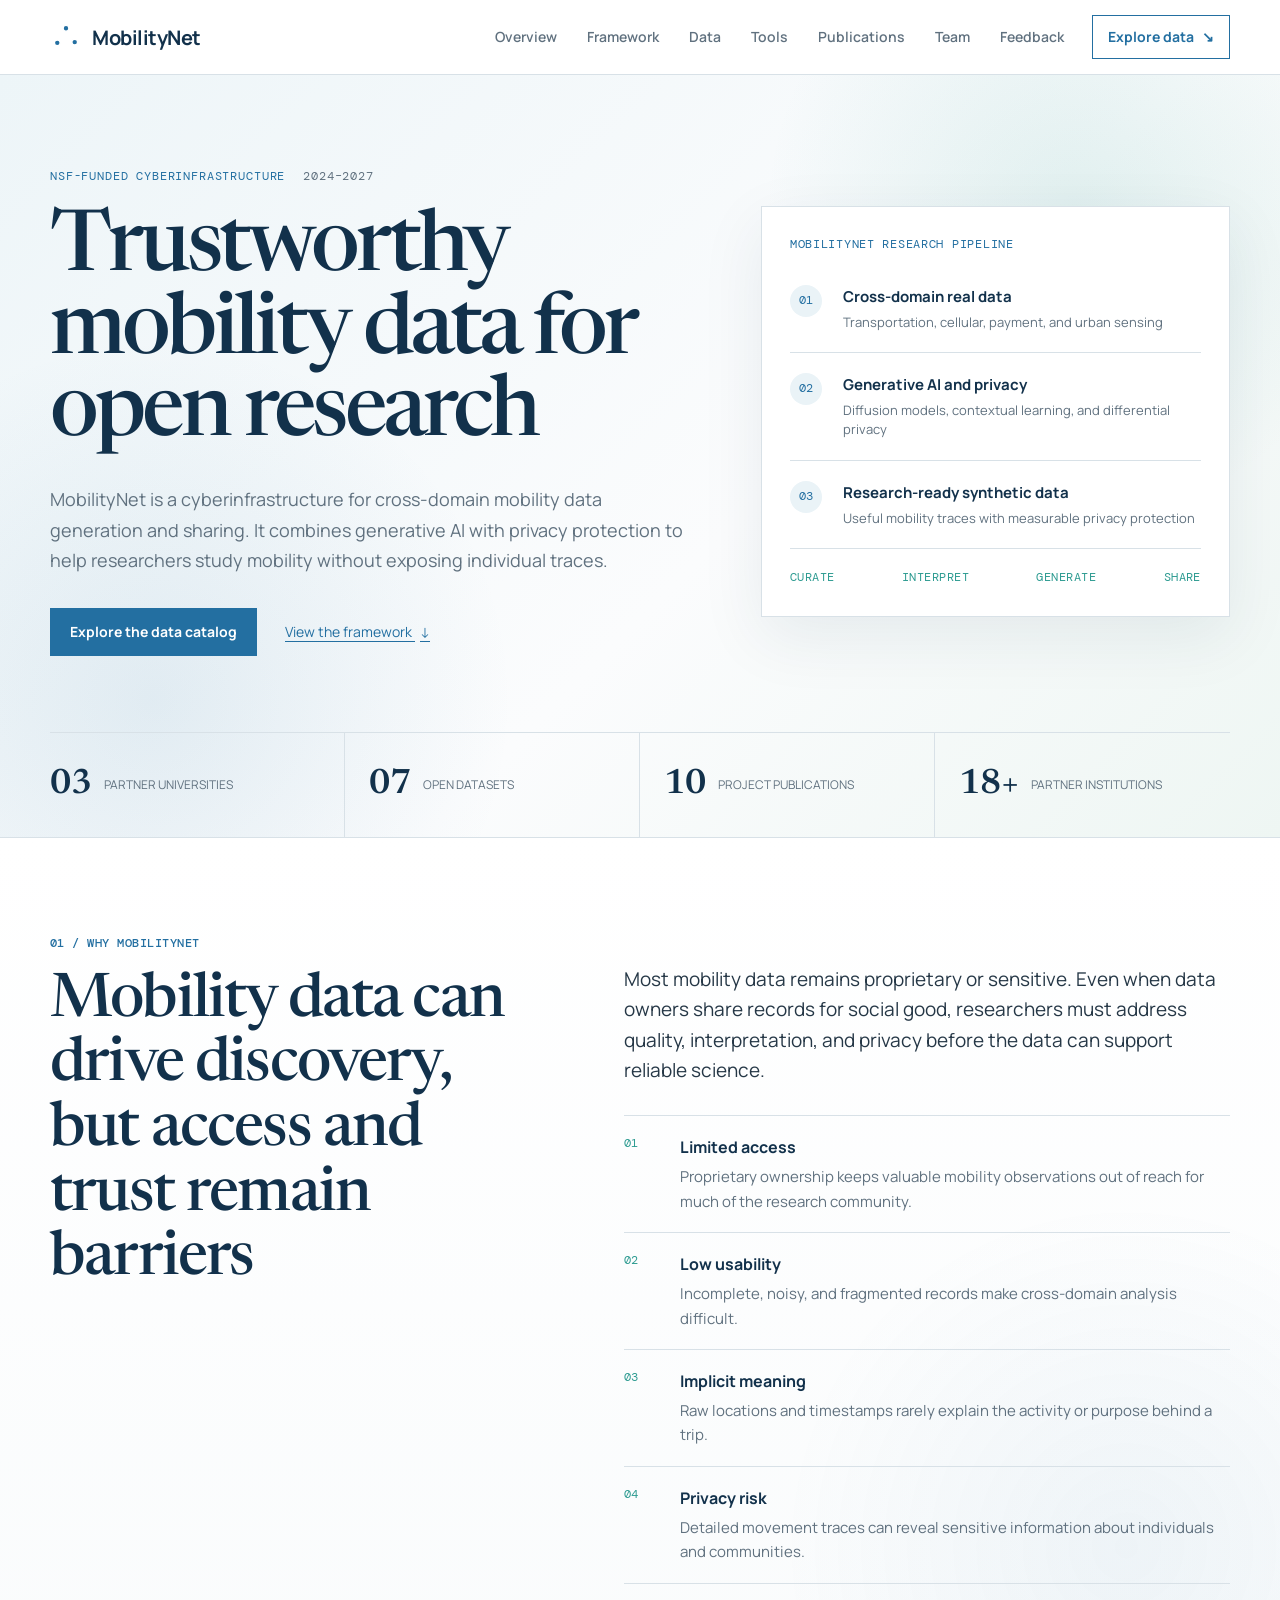
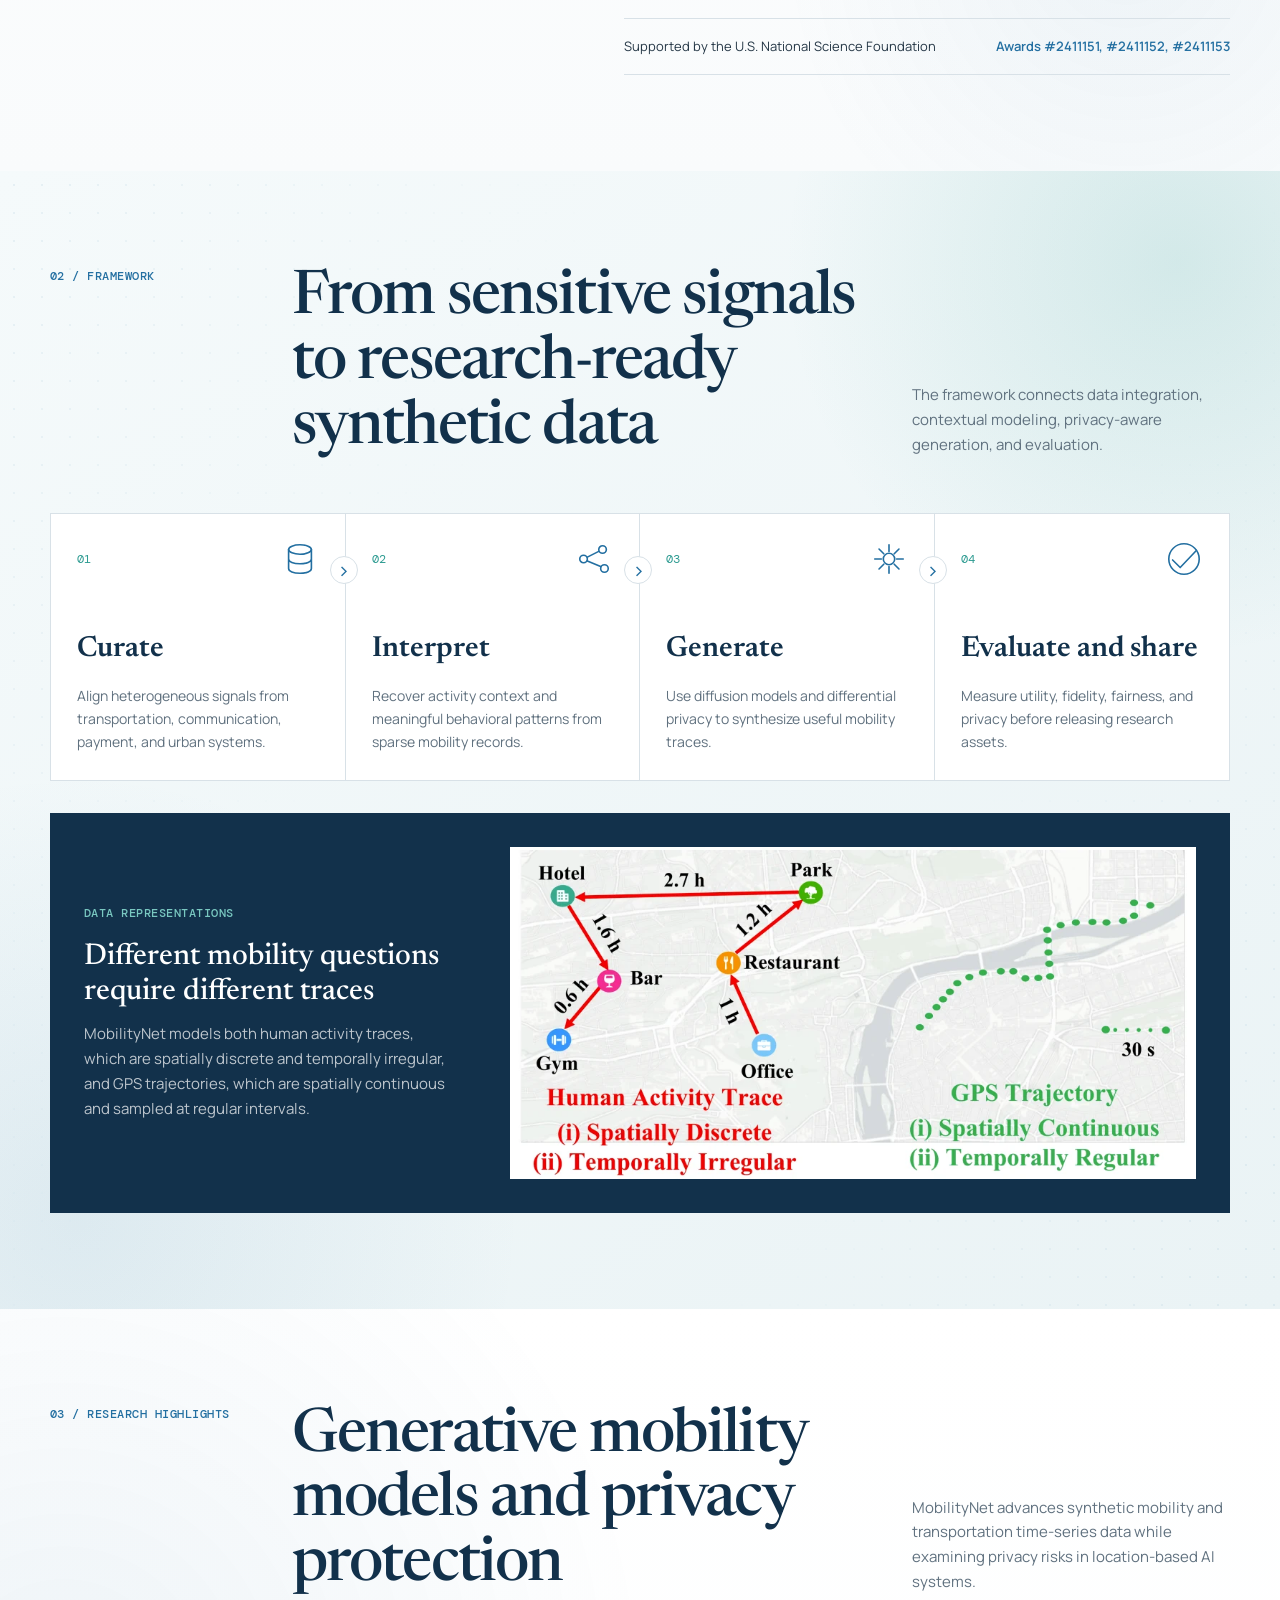
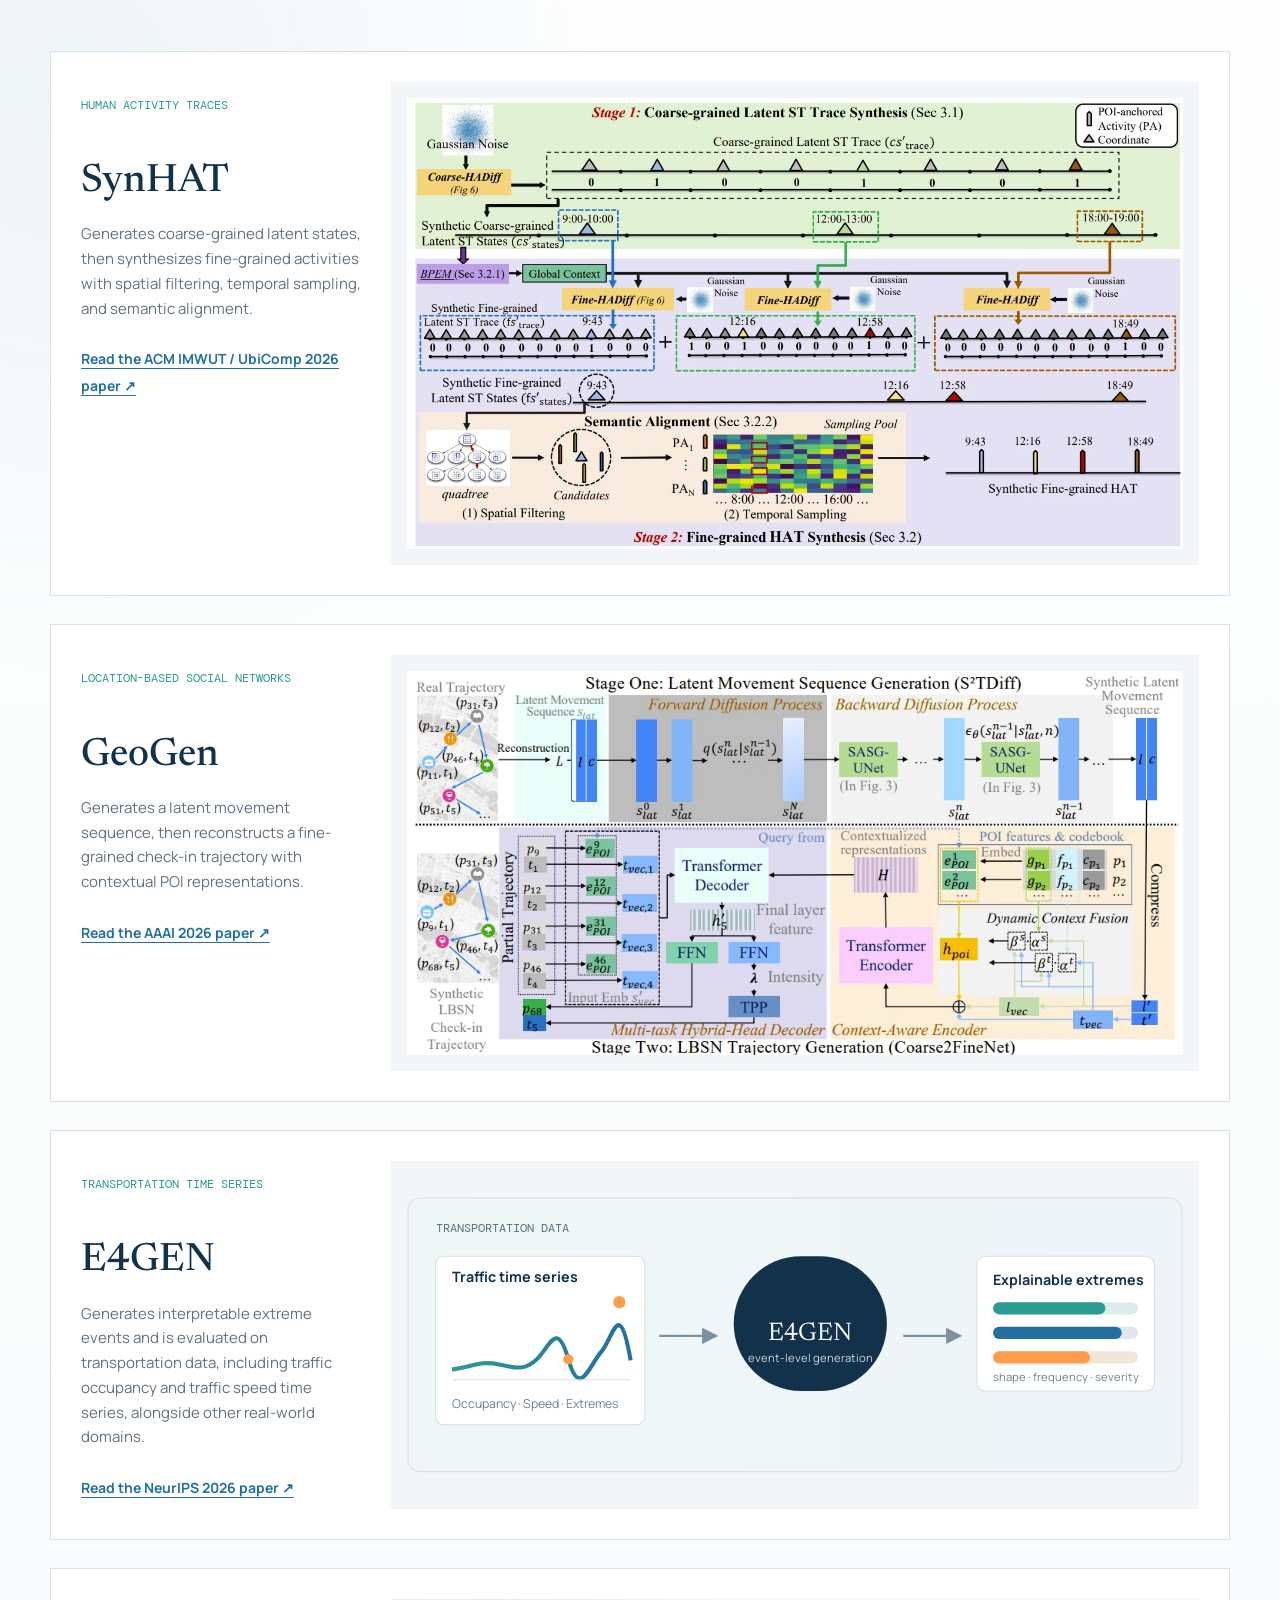
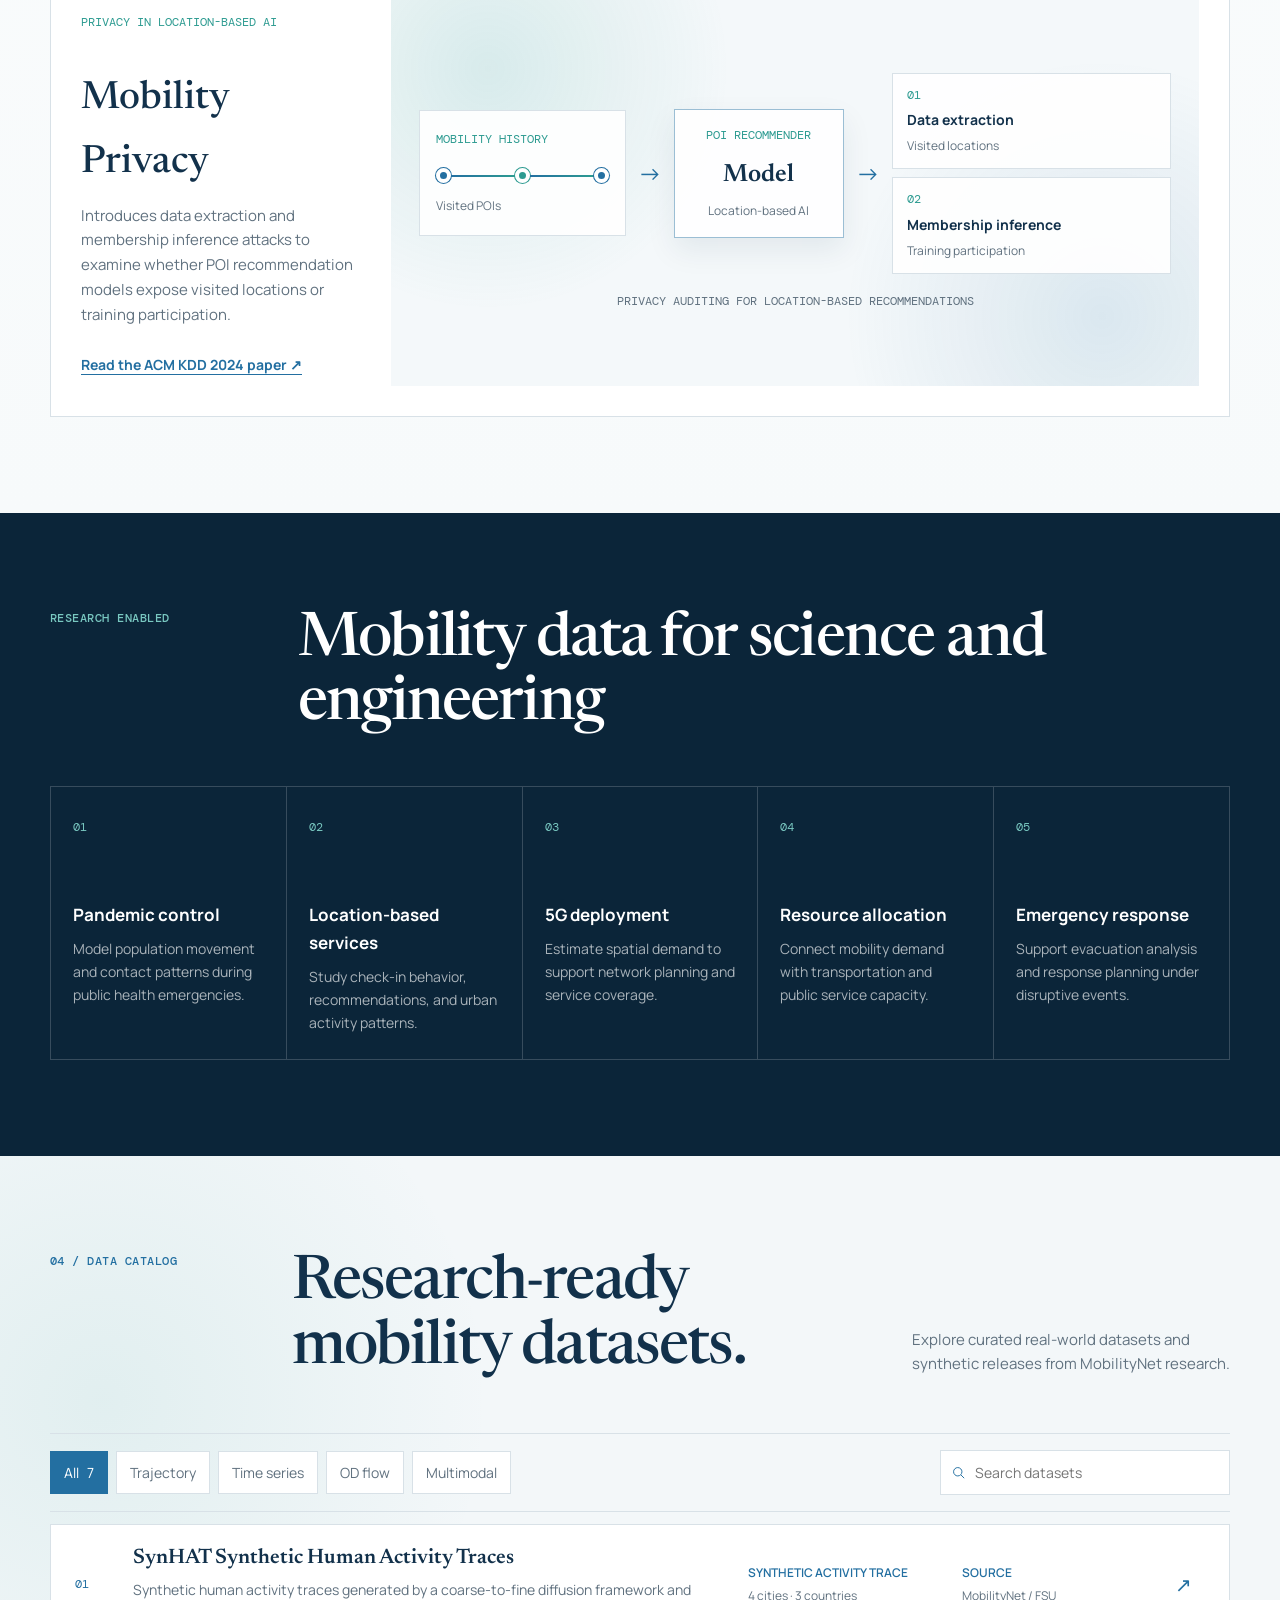
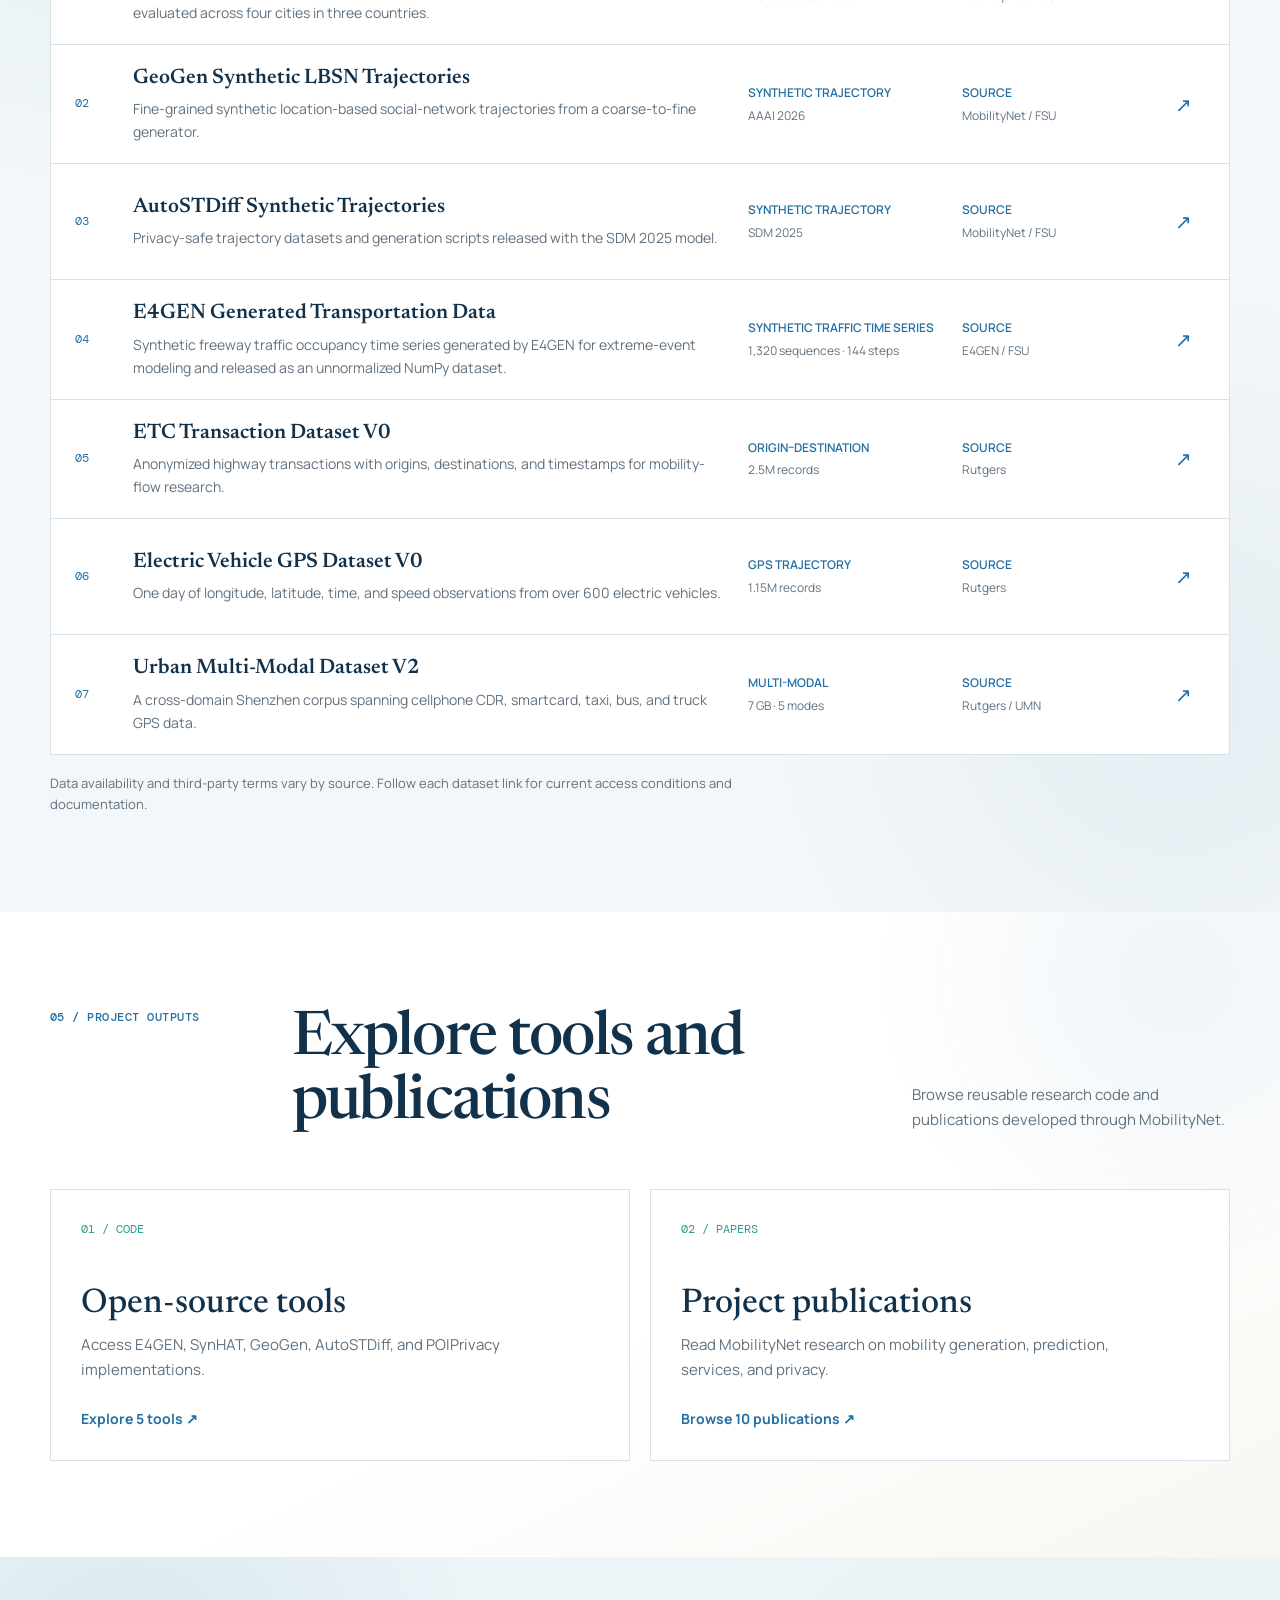
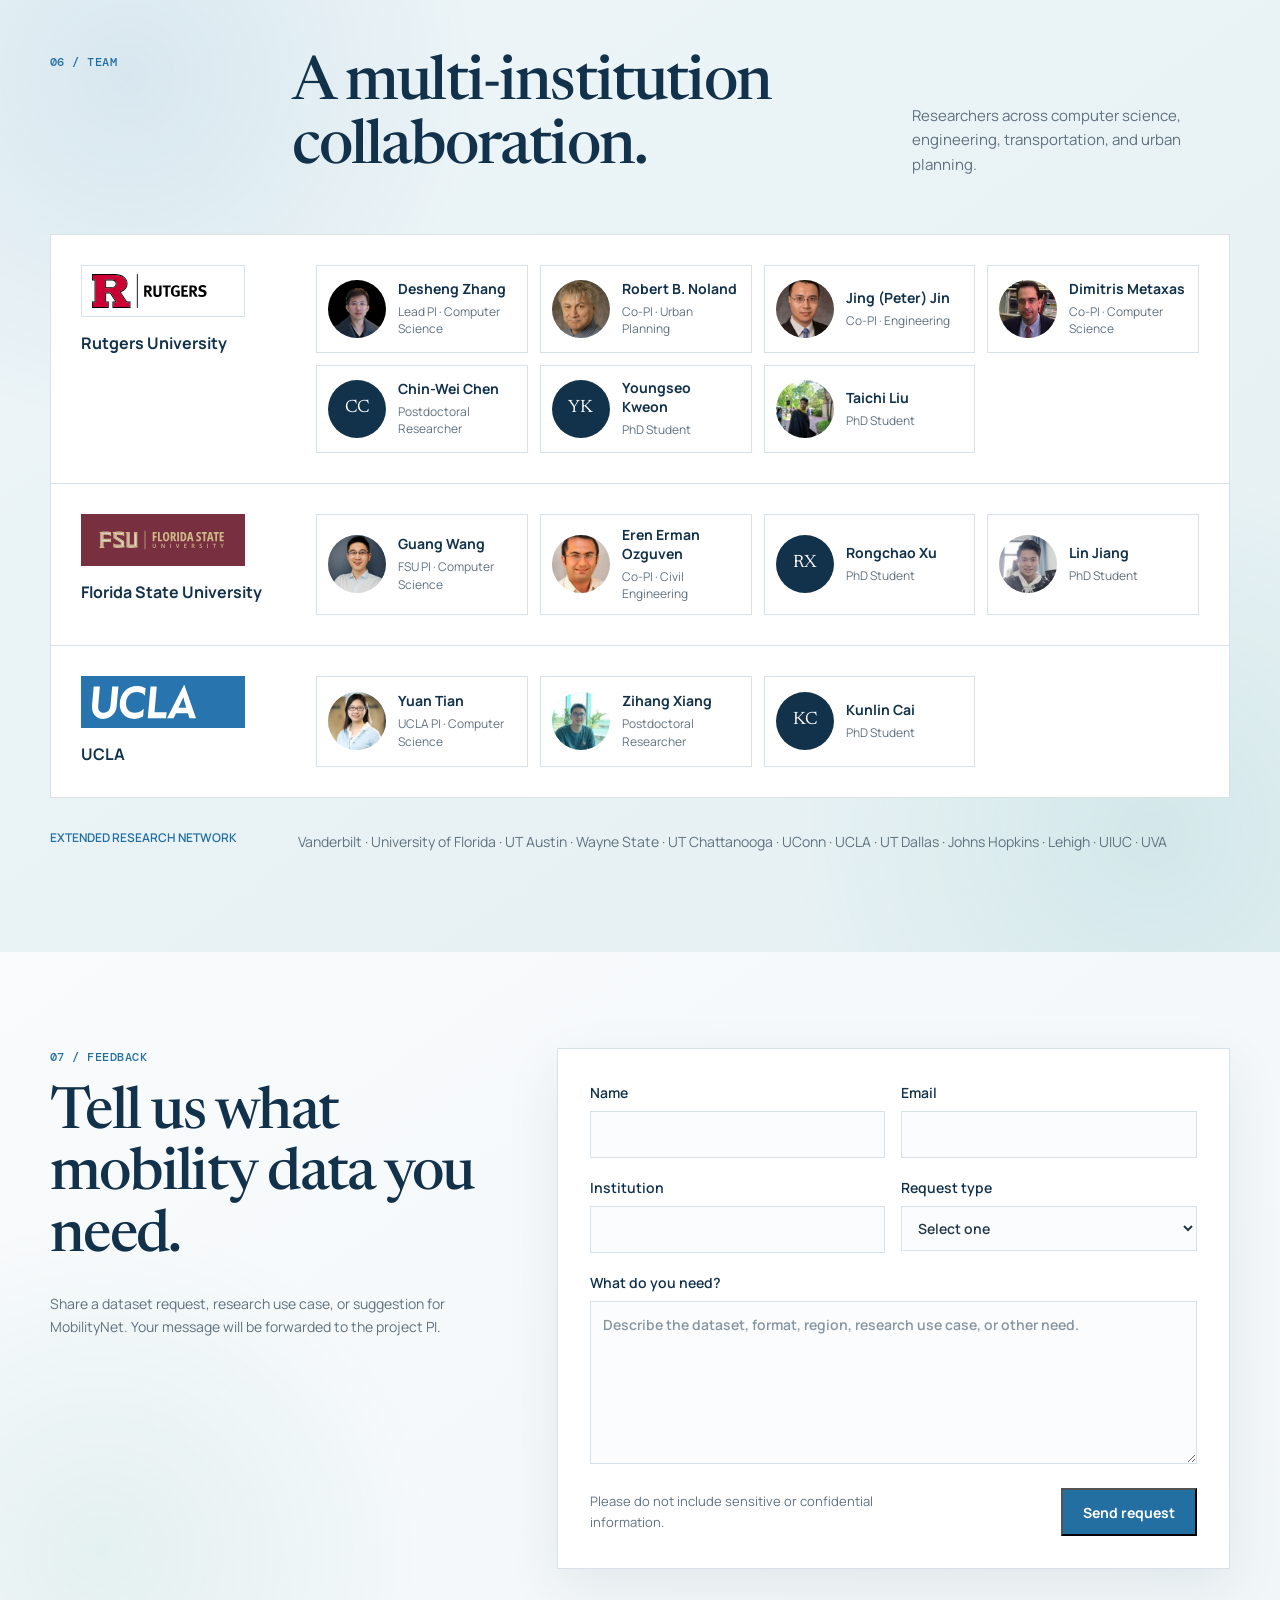
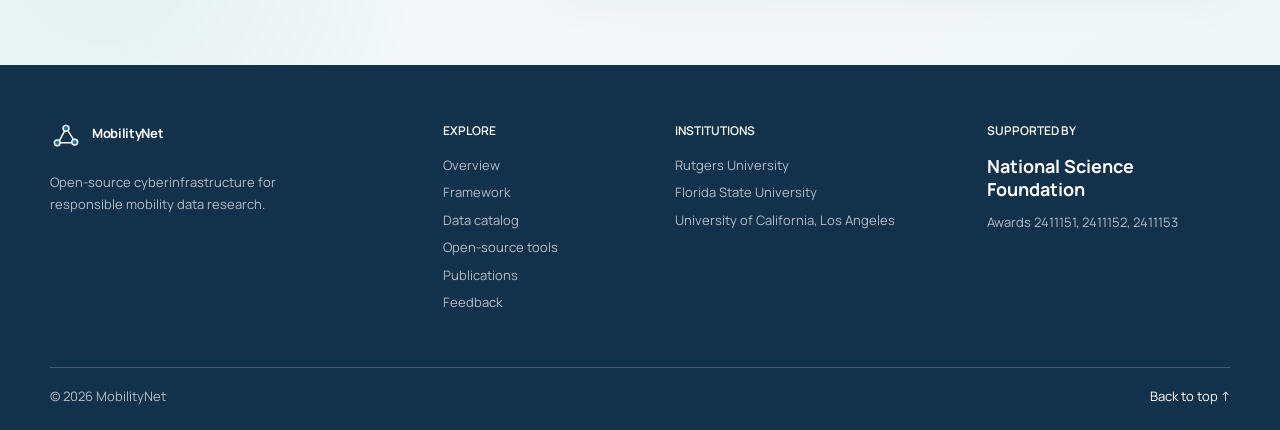
<file: index.html>
<!doctype html>
<html lang="en">
<head>
  <meta charset="utf-8">
  <meta name="viewport" content="width=device-width, initial-scale=1">
  <meta name="description" content="MobilityNet is an NSF-funded open cyberinfrastructure for privacy-preserving, socially informed mobility data.">
  <meta name="theme-color" content="#12314b">
  <title>MobilityNet | NSF Cyberinfrastructure for Mobility Data</title>
  <link rel="preconnect" href="https://fonts.googleapis.com">
  <link rel="preconnect" href="https://fonts.gstatic.com" crossorigin>
  <link href="https://fonts.googleapis.com/css2?family=DM+Mono:wght@400;500&family=Manrope:wght@400;500;600;700&family=Newsreader:opsz,wght@6..72,500;6..72,600&display=swap" rel="stylesheet">
  <link rel="icon" type="image/svg+xml" href="data:image/svg+xml,%3Csvg xmlns='http://www.w3.org/2000/svg' viewBox='0 0 64 64'%3E%3Crect width='64' height='64' rx='14' fill='%23092b38'/%3E%3Ccircle cx='18' cy='42' r='6' fill='%23ffb45c'/%3E%3Ccircle cx='33' cy='18' r='6' fill='%237dd9d0'/%3E%3Ccircle cx='48' cy='40' r='6' fill='%23f9f5ed'/%3E%3Cpath d='M22 38 30 23M37 22l8 13M24 42h18' fill='none' stroke='%23f9f5ed' stroke-width='3'/%3E%3C/svg%3E">
  <link rel="stylesheet" href="styles.css?v=12">
  <script src="script.js?v=9" defer></script>
</head>
<body>
  <a class="skip-link" href="#main">Skip to content</a>

  <header class="site-header" id="top">
    <nav class="nav shell" aria-label="Primary navigation">
      <a class="brand" href="#top" aria-label="MobilityNet home">
        <svg class="brand-mark" viewBox="0 0 44 44" aria-hidden="true">
          <circle cx="10" cy="30" r="4"></circle><circle cx="22" cy="10" r="4"></circle><circle cx="34" cy="29" r="4"></circle>
          <path d="m13 27 7-13m5 0 7 11M14 30h16"></path>
        </svg>
        <span>MobilityNet</span>
      </a>
      <button class="menu-button" type="button" aria-expanded="false" aria-controls="nav-links"><span></span><span></span></button>
      <div class="nav-links" id="nav-links">
        <a href="#overview">Overview</a>
        <a href="#framework">Framework</a>
        <a href="#data">Data</a>
        <a href="tools.html">Tools</a>
        <a href="publications.html">Publications</a>
        <a href="#team">Team</a>
        <a href="#feedback">Feedback</a>
      </div>
      <a class="nav-cta" href="#data">Explore data <span aria-hidden="true">↘</span></a>
    </nav>
  </header>

  <main id="main">
    <section class="hero" id="overview">
      <div class="shell hero-grid">
        <div class="hero-copy reveal">
          <p class="eyebrow"><span>NSF-funded cyberinfrastructure</span><span>2024–2027</span></p>
          <h1>Trustworthy mobility data for open research</h1>
          <p class="hero-lead">MobilityNet is a cyberinfrastructure for cross-domain mobility data generation and sharing. It combines generative AI with privacy protection to help researchers study mobility without exposing individual traces.</p>
          <div class="hero-actions">
            <a class="button button-primary" href="#data">Explore the data catalog</a>
            <a class="text-link" href="#framework">View the framework <span aria-hidden="true">↓</span></a>
          </div>
        </div>
        <div class="hero-panel reveal" aria-label="MobilityNet research pipeline">
          <p class="panel-label">MobilityNet research pipeline</p>
          <div class="pipeline-step"><span>01</span><div><strong>Cross-domain real data</strong><small>Transportation, cellular, payment, and urban sensing</small></div></div>
          <div class="pipeline-step"><span>02</span><div><strong>Generative AI and privacy</strong><small>Diffusion models, contextual learning, and differential privacy</small></div></div>
          <div class="pipeline-step"><span>03</span><div><strong>Research-ready synthetic data</strong><small>Useful mobility traces with measurable privacy protection</small></div></div>
          <div class="panel-footer"><span>CURATE</span><span>INTERPRET</span><span>GENERATE</span><span>SHARE</span></div>
        </div>
      </div>
      <div class="shell project-stats reveal" aria-label="Project statistics">
        <div><strong>03</strong><span>Partner universities</span></div>
        <div><strong>07</strong><span>Open datasets</span></div>
        <div><strong>10</strong><span>Project publications</span></div>
        <div><strong>18+</strong><span>Partner institutions</span></div>
      </div>
    </section>

    <section class="section mission" id="mission">
      <div class="shell two-column">
        <div class="section-intro reveal">
          <p class="section-number">01 / Why MobilityNet</p>
          <h2>Mobility data can drive discovery, but access and trust remain barriers</h2>
        </div>
        <div class="mission-copy reveal">
          <p class="large-copy">Most mobility data remains proprietary or sensitive. Even when data owners share records for social good, researchers must address quality, interpretation, and privacy before the data can support reliable science.</p>
          <div class="challenge-list">
            <article><span>01</span><div><h3>Limited access</h3><p>Proprietary ownership keeps valuable mobility observations out of reach for much of the research community.</p></div></article>
            <article><span>02</span><div><h3>Low usability</h3><p>Incomplete, noisy, and fragmented records make cross-domain analysis difficult.</p></div></article>
            <article><span>03</span><div><h3>Implicit meaning</h3><p>Raw locations and timestamps rarely explain the activity or purpose behind a trip.</p></div></article>
            <article><span>04</span><div><h3>Privacy risk</h3><p>Detailed movement traces can reveal sensitive information about individuals and communities.</p></div></article>
          </div>
          <div class="award-line"><span>Supported by the U.S. National Science Foundation</span><strong>Awards #2411151, #2411152, #2411153</strong></div>
        </div>
      </div>
    </section>

    <section class="section framework" id="framework">
      <div class="shell">
        <div class="section-heading reveal">
          <p class="section-number">02 / Framework</p>
          <h2>From sensitive signals to research-ready synthetic data</h2>
          <p>The framework connects data integration, contextual modeling, privacy-aware generation, and evaluation.</p>
        </div>
        <div class="framework-flow reveal">
          <article><div class="framework-top"><span>01</span><svg class="framework-icon" viewBox="0 0 40 40" aria-hidden="true"><ellipse cx="20" cy="10" rx="12" ry="5"></ellipse><path d="M8 10v10c0 3 5 5 12 5s12-2 12-5V10M8 20v10c0 3 5 5 12 5s12-2 12-5V20"></path></svg></div><h3>Curate</h3><p>Align heterogeneous signals from transportation, communication, payment, and urban systems.</p></article>
          <article><div class="framework-top"><span>02</span><svg class="framework-icon" viewBox="0 0 40 40" aria-hidden="true"><circle cx="9" cy="20" r="4"></circle><circle cx="29" cy="10" r="4"></circle><circle cx="31" cy="30" r="4"></circle><path d="m13 18 12-6m-12 10 14 6"></path></svg></div><h3>Interpret</h3><p>Recover activity context and meaningful behavioral patterns from sparse mobility records.</p></article>
          <article><div class="framework-top"><span>03</span><svg class="framework-icon" viewBox="0 0 40 40" aria-hidden="true"><path d="M20 5v7M20 28v7M5 20h7M28 20h7M9.5 9.5l5 5M25.5 25.5l5 5M30.5 9.5l-5 5M14.5 25.5l-5 5"></path><circle cx="20" cy="20" r="6"></circle></svg></div><h3>Generate</h3><p>Use diffusion models and differential privacy to synthesize useful mobility traces.</p></article>
          <article><div class="framework-top"><span>04</span><svg class="framework-icon" viewBox="0 0 40 40" aria-hidden="true"><path d="M8 21l8 8L33 11"></path><circle cx="20" cy="20" r="16"></circle></svg></div><h3>Evaluate and share</h3><p>Measure utility, fidelity, fairness, and privacy before releasing research assets.</p></article>
        </div>
        <div class="trace-feature reveal">
          <div class="trace-copy"><p class="mini-label">Data representations</p><h3>Different mobility questions require different traces</h3><p>MobilityNet models both human activity traces, which are spatially discrete and temporally irregular, and GPS trajectories, which are spatially continuous and sampled at regular intervals.</p></div>
          <img src="assets/mobility-trace-types.webp" alt="Comparison of a discrete human activity trace and a continuous GPS trajectory">
        </div>
      </div>
    </section>

    <section class="section research" id="research">
      <div class="shell">
        <div class="section-heading reveal">
          <p class="section-number">03 / Research highlights</p>
          <h2>Generative mobility models and privacy protection</h2>
          <p>MobilityNet advances synthetic mobility and transportation time-series data while examining privacy risks in location-based AI systems.</p>
        </div>
        <div class="model-stack">
          <figure class="model-card reveal">
            <div class="model-copy"><span>Human activity traces</span><h3>SynHAT</h3><p>Generates coarse-grained latent states, then synthesizes fine-grained activities with spatial filtering, temporal sampling, and semantic alignment.</p><a href="https://dl.acm.org/doi/epdf/10.1145/3810213" target="_blank" rel="noopener">Read the ACM IMWUT / UbiComp 2026 paper ↗</a></div>
            <div class="model-image"><img src="assets/synhat-framework.webp" alt="Two-stage SynHAT framework for human activity trace synthesis"></div>
          </figure>
          <figure class="model-card reveal">
            <div class="model-copy"><span>Location-based social networks</span><h3>GeoGen</h3><p>Generates a latent movement sequence, then reconstructs a fine-grained check-in trajectory with contextual POI representations.</p><a href="https://ojs.aaai.org/index.php/AAAI/article/view/37111" target="_blank" rel="noopener">Read the AAAI 2026 paper ↗</a></div>
            <div class="model-image"><img src="assets/geogen-framework.webp" alt="Two-stage GeoGen framework for location-based social network trajectory generation"></div>
          </figure>
          <figure class="model-card reveal">
            <div class="model-copy"><span>Transportation time series</span><h3>E4GEN</h3><p>Generates interpretable extreme events and is evaluated on transportation data, including traffic occupancy and traffic speed time series, alongside other real-world domains.</p><a href="https://arxiv.org/pdf/2606.01634" target="_blank" rel="noopener">Read the NeurIPS 2026 paper ↗</a></div>
            <div class="model-image" role="img" aria-label="E4GEN generates extreme transportation time-series events across time and frequency views">
              <svg viewBox="0 0 760 270" width="100%" aria-hidden="true">
                <defs>
                  <linearGradient id="e4gen-bg" x1="0" x2="1"><stop offset="0" stop-color="#eef7f6"/><stop offset="1" stop-color="#eef4f8"/></linearGradient>
                  <linearGradient id="e4gen-line" x1="0" x2="1"><stop offset="0" stop-color="#2d9b91"/><stop offset="1" stop-color="#236fa1"/></linearGradient>
                  <marker id="e4gen-arrow" markerWidth="8" markerHeight="8" refX="7" refY="4" orient="auto"><path d="M0,0 L8,4 L0,8 Z" fill="#7b929e"/></marker>
                </defs>
                <rect x="1" y="1" width="758" height="268" rx="12" fill="url(#e4gen-bg)" stroke="#d4e0e5"/>
                <g transform="translate(28 34)">
                  <text x="0" y="0" fill="#58707d" font-family="DM Mono, monospace" font-size="12">TRANSPORTATION DATA</text>
                  <rect x="0" y="24" width="205" height="165" rx="8" fill="#fff" stroke="#d4e0e5"/>
                  <text x="16" y="49" fill="#12314b" font-family="Manrope, sans-serif" font-size="14" font-weight="700">Traffic time series</text>
                  <path d="M16 135 C38 132,44 126,62 130 S88 136,100 124 S119 86,130 125 S150 132,162 118 S180 62,191 126" fill="none" stroke="url(#e4gen-line)" stroke-width="4"/>
                  <line x1="16" y1="145" x2="191" y2="145" stroke="#d4e0e5"/>
                  <circle cx="130" cy="125" r="5" fill="#ff9d4d"/><circle cx="180" cy="69" r="6" fill="#ff9d4d"/>
                  <text x="16" y="173" fill="#6d818b" font-family="Manrope, sans-serif" font-size="12">Occupancy · Speed · Extremes</text>
                </g>
                <path d="M247 136 H303" stroke="#7b929e" stroke-width="2" marker-end="url(#e4gen-arrow)"/>
                <g transform="translate(320 58)">
                  <rect width="150" height="132" rx="66" fill="#12314b"/>
                  <text x="75" y="82" text-anchor="middle" fill="#fff" font-family="Newsreader, Georgia, serif" font-size="25">E4GEN</text>
                  <text x="75" y="104" text-anchor="middle" fill="#cbd8de" font-family="Manrope, sans-serif" font-size="11">event-level generation</text>
                </g>
                <path d="M486 136 H542" stroke="#7b929e" stroke-width="2" marker-end="url(#e4gen-arrow)"/>
                <g transform="translate(558 58)">
                  <rect width="174" height="132" rx="8" fill="#fff" stroke="#d4e0e5"/>
                  <text x="16" y="28" fill="#12314b" font-family="Manrope, sans-serif" font-size="14" font-weight="700">Explainable extremes</text>
                  <rect x="16" y="45" width="142" height="12" rx="6" fill="#dceceb"/><rect x="16" y="45" width="110" height="12" rx="6" fill="#2d9b91"/>
                  <rect x="16" y="69" width="142" height="12" rx="6" fill="#dfe8ee"/><rect x="16" y="69" width="126" height="12" rx="6" fill="#236fa1"/>
                  <rect x="16" y="93" width="142" height="12" rx="6" fill="#f2e6d8"/><rect x="16" y="93" width="95" height="12" rx="6" fill="#ff9d4d"/>
                  <text x="16" y="122" fill="#6d818b" font-family="Manrope, sans-serif" font-size="11">shape · frequency · severity</text>
                </g>
              </svg>
            </div>
          </figure>
          <figure class="model-card privacy-card reveal">
            <div class="model-copy"><span>Privacy in location-based AI</span><h3>Mobility Privacy</h3><p>Introduces data extraction and membership inference attacks to examine whether POI recommendation models expose visited locations or training participation.</p><a href="https://dl.acm.org/doi/pdf/10.1145/3637528.3671758" target="_blank" rel="noopener">Read the ACM KDD 2024 paper ↗</a></div>
            <div class="model-image privacy-model-image" role="img" aria-label="Privacy audit of point-of-interest recommendation models">
              <div class="privacy-flow">
                <div class="privacy-node privacy-input"><span>Mobility history</span><div class="poi-sequence" aria-hidden="true"><i></i><b></b><i></i><b></b><i></i></div><small>Visited POIs</small></div>
                <span class="privacy-arrow" aria-hidden="true">→</span>
                <div class="privacy-node privacy-model"><span>POI recommender</span><strong>Model</strong><small>Location-based AI</small></div>
                <span class="privacy-arrow" aria-hidden="true">→</span>
                <div class="privacy-audits"><div><span>01</span><strong>Data extraction</strong><small>Visited locations</small></div><div><span>02</span><strong>Membership inference</strong><small>Training participation</small></div></div>
              </div>
              <p class="privacy-caption">Privacy auditing for location-based recommendations</p>
            </div>
          </figure>
        </div>
      </div>
    </section>

    <section class="section impact">
      <div class="shell">
        <div class="impact-header reveal">
          <p class="section-number">Research enabled</p>
          <h2>Mobility data for science and engineering</h2>
        </div>
        <div class="impact-grid reveal">
          <article><span>01</span><h3>Pandemic control</h3><p>Model population movement and contact patterns during public health emergencies.</p></article>
          <article><span>02</span><h3>Location-based services</h3><p>Study check-in behavior, recommendations, and urban activity patterns.</p></article>
          <article><span>03</span><h3>5G deployment</h3><p>Estimate spatial demand to support network planning and service coverage.</p></article>
          <article><span>04</span><h3>Resource allocation</h3><p>Connect mobility demand with transportation and public service capacity.</p></article>
          <article><span>05</span><h3>Emergency response</h3><p>Support evacuation analysis and response planning under disruptive events.</p></article>
        </div>
      </div>
    </section>

    <section class="section data-section" id="data">
      <div class="shell">
        <div class="section-heading light reveal">
          <p class="section-number">04 / Data catalog</p>
          <h2>Research-ready mobility datasets.</h2>
          <p>Explore curated real-world datasets and synthetic releases from MobilityNet research.</p>
        </div>
        <div class="catalog-controls reveal">
          <div class="filter-group" role="group" aria-label="Filter datasets">
            <button class="filter active" type="button" data-filter="all">All <span>7</span></button>
            <button class="filter" type="button" data-filter="trajectory">Trajectory</button>
            <button class="filter" type="button" data-filter="timeseries">Time series</button>
            <button class="filter" type="button" data-filter="flow">OD flow</button>
            <button class="filter" type="button" data-filter="multimodal">Multimodal</button>
          </div>
          <label class="search"><span class="sr-only">Search datasets</span><svg viewBox="0 0 24 24" aria-hidden="true"><circle cx="10.5" cy="10.5" r="6.5"></circle><path d="m15.5 15.5 5 5"></path></svg><input id="dataset-search" type="search" placeholder="Search datasets"></label>
        </div>
        <div class="dataset-list reveal" id="dataset-list" aria-live="polite"></div>
        <p class="catalog-note">Data availability and third-party terms vary by source. Follow each dataset link for current access conditions and documentation.</p>
      </div>
    </section>

    <section class="section outputs outputs-hub" id="outputs">
      <div class="shell">
        <div class="section-heading reveal">
          <p class="section-number">05 / Project outputs</p>
          <h2>Explore tools and publications</h2>
          <p>Browse reusable research code and publications developed through MobilityNet.</p>
        </div>
        <div class="output-cards reveal">
          <a class="output-card" href="tools.html"><span class="output-card-index">01 / Code</span><strong>Open-source tools</strong><p>Access E4GEN, SynHAT, GeoGen, AutoSTDiff, and POIPrivacy implementations.</p><span class="output-card-link">Explore 5 tools ↗</span></a>
          <a class="output-card" href="publications.html"><span class="output-card-index">02 / Papers</span><strong>Project publications</strong><p>Read MobilityNet research on mobility generation, prediction, services, and privacy.</p><span class="output-card-link">Browse 10 publications ↗</span></a>
        </div>
      </div>
    </section>

    <section class="section team-section" id="team">
      <div class="shell">
        <div class="section-heading light reveal">
          <p class="section-number">06 / Team</p>
          <h2>A multi-institution collaboration.</h2>
          <p>Researchers across computer science, engineering, transportation, and urban planning.</p>
        </div>
        <div class="team-groups reveal">
          <section class="team-group" aria-labelledby="rutgers-team">
            <div class="institution"><span class="institution-logo"><img src="assets/institutions/rutgers.svg" alt="" loading="lazy"></span><div><strong id="rutgers-team">Rutgers University</strong></div></div>
            <div class="member-grid">
              <a class="member-card" href="https://people.cs.rutgers.edu/~dz220/" target="_blank" rel="noopener"><img class="member-photo" src="assets/team/desheng-zhang.webp" alt="" loading="lazy"><span><strong>Desheng Zhang</strong><small>Lead PI · Computer Science</small></span></a>
              <a class="member-card" href="https://policylab.rutgers.edu/people/noland/" target="_blank" rel="noopener"><img class="member-photo" src="assets/team/robert-noland.webp" alt="" loading="lazy"><span><strong>Robert B. Noland</strong><small>Co-PI · Urban Planning</small></span></a>
              <a class="member-card" href="https://cee.rutgers.edu/jing-peter-jin" target="_blank" rel="noopener"><img class="member-photo" src="assets/team/jing-jin.webp" alt="" loading="lazy"><span><strong>Jing (Peter) Jin</strong><small>Co-PI · Engineering</small></span></a>
              <a class="member-card" href="https://www.cs.rutgers.edu/people/professors/details/dimitris-metaxas" target="_blank" rel="noopener"><img class="member-photo" src="assets/team/dimitris-metaxas.webp" alt="" loading="lazy"><span><strong>Dimitris Metaxas</strong><small>Co-PI · Computer Science</small></span></a>
              <article class="member-card"><span class="member-photo member-initials" aria-hidden="true">CC</span><span><strong>Chin-Wei Chen</strong><small>Postdoctoral Researcher</small></span></article>
              <article class="member-card"><span class="member-photo member-initials" aria-hidden="true">YK</span><span><strong>Youngseo Kweon</strong><small>PhD Student</small></span></article>
              <a class="member-card" href="https://scholar.google.com/citations?user=ISXmB9MAAAAJ&amp;hl=en" target="_blank" rel="noopener"><img class="member-photo" src="assets/team/taichi-liu.webp" alt="" loading="lazy"><span><strong>Taichi Liu</strong><small>PhD Student</small></span></a>
            </div>
          </section>
          <section class="team-group fsu" aria-labelledby="fsu-team">
            <div class="institution"><span class="institution-logo institution-logo-fsu"><img src="assets/institutions/fsu.svg" alt="" loading="lazy"></span><div><strong id="fsu-team">Florida State University</strong></div></div>
            <div class="member-grid">
              <a class="member-card" href="https://www.cs.fsu.edu/department/faculty/guang/" target="_blank" rel="noopener"><img class="member-photo" src="assets/team/guang-wang.webp" alt="" loading="lazy"><span><strong>Guang Wang</strong><small>FSU PI · Computer Science</small></span></a>
              <a class="member-card" href="https://scholar.google.com/citations?user=inIoIaoAAAAJ&amp;hl=en" target="_blank" rel="noopener"><img class="member-photo" src="assets/team/eren-ozguven.webp" alt="" loading="lazy"><span><strong>Eren Erman Ozguven</strong><small>Co-PI · Civil Engineering</small></span></a>
              <a class="member-card" href="https://www.researchgate.net/profile/Rongchao-Xu-2" target="_blank" rel="noopener"><span class="member-photo member-initials" aria-hidden="true">RX</span><span><strong>Rongchao Xu</strong><small>PhD Student</small></span></a>
              <a class="member-card" href="https://scholar.google.com/citations?user=G66TbJYAAAAJ&amp;hl=en" target="_blank" rel="noopener"><img class="member-photo" src="assets/team/lin-jiang.webp" alt="" loading="lazy"><span><strong>Lin Jiang</strong><small>PhD Student</small></span></a>
            </div>
          </section>
          <section class="team-group ucla" aria-labelledby="ucla-team">
            <div class="institution"><span class="institution-logo institution-logo-ucla"><img src="assets/institutions/ucla.svg" alt="" loading="lazy"></span><div><strong id="ucla-team">UCLA</strong></div></div>
            <div class="member-grid">
              <a class="member-card" href="https://scholar.google.com/citations?user=ja0GtqgAAAAJ&amp;hl=en" target="_blank" rel="noopener"><img class="member-photo" src="assets/team/yuan-tian.webp" alt="" loading="lazy"><span><strong>Yuan Tian</strong><small>UCLA PI · Computer Science</small></span></a>
              <a class="member-card" href="https://scholar.google.com/citations?user=A7N2C0kAAAAJ&amp;hl=en" target="_blank" rel="noopener"><img class="member-photo" src="assets/team/zihang-xiang.webp" alt="" loading="lazy"><span><strong>Zihang Xiang</strong><small>Postdoctoral Researcher</small></span></a>
              <a class="member-card" href="https://github.com/KunlinChoi" target="_blank" rel="noopener"><span class="member-photo member-initials" aria-hidden="true">KC</span><span><strong>Kunlin Cai</strong><small>PhD Student</small></span></a>
            </div>
          </section>
        </div>
        <div class="partners reveal">
          <p>Extended research network</p>
          <div>Vanderbilt · University of Florida · UT Austin · Wayne State · UT Chattanooga · UConn · UCLA · UT Dallas · Johns Hopkins · Lehigh · UIUC · UVA</div>
        </div>
      </div>
    </section>

    <section class="section feedback-section" id="feedback">
      <div class="shell feedback-grid">
        <div class="feedback-copy reveal">
          <p class="section-number">07 / Feedback</p>
          <h2>Tell us what mobility data you need.</h2>
          <p>Share a dataset request, research use case, or suggestion for MobilityNet. Your message will be forwarded to the project PI.</p>
        </div>
        <form class="feedback-form reveal" action="https://formsubmit.co/guang.wang@fsu.edu" method="POST">
          <input type="hidden" name="_subject" value="New MobilityNet feedback or data request">
          <input type="hidden" name="_template" value="table">
          <input type="hidden" name="_next" value="https://guangwang.me/MobilityNet/#feedback-sent">
          <input class="form-honeypot" type="text" name="_honey" tabindex="-1" autocomplete="off" aria-hidden="true">
          <div class="form-row">
            <label>Name<input type="text" name="name" autocomplete="name" required></label>
            <label>Email<input type="email" name="email" autocomplete="email" required></label>
          </div>
          <div class="form-row">
            <label>Institution<input type="text" name="institution" autocomplete="organization"></label>
            <label>Request type<select name="request_type" required><option value="" selected disabled>Select one</option><option>Dataset request</option><option>Code or method</option><option>Research collaboration</option><option>Other feedback</option></select></label>
          </div>
          <label>What do you need?<textarea name="message" rows="6" placeholder="Describe the dataset, format, region, research use case, or other need." required></textarea></label>
          <div class="form-footer"><p>Please do not include sensitive or confidential information.</p><button class="button button-primary" type="submit">Send request</button></div>
          <p class="form-success" id="feedback-sent" role="status">Thank you. Your request has been submitted.</p>
        </form>
      </div>
    </section>
  </main>

  <footer class="footer">
    <div class="shell footer-grid">
      <div><a class="brand footer-brand" href="#top"><svg class="brand-mark" viewBox="0 0 44 44" aria-hidden="true"><circle cx="10" cy="30" r="4"></circle><circle cx="22" cy="10" r="4"></circle><circle cx="34" cy="29" r="4"></circle><path d="m13 27 7-13m5 0 7 11M14 30h16"></path></svg><span>MobilityNet</span></a><p>Open-source cyberinfrastructure for responsible mobility data research.</p></div>
      <div><p class="footer-label">Explore</p><a href="#overview">Overview</a><a href="#framework">Framework</a><a href="#data">Data catalog</a><a href="tools.html">Open-source tools</a><a href="publications.html">Publications</a><a href="#feedback">Feedback</a></div>
      <div><p class="footer-label">Institutions</p><span>Rutgers University</span><span>Florida State University</span><span>University of California, Los Angeles</span></div>
      <div class="footer-nsf"><p class="footer-label">Supported by</p><strong>National Science<br>Foundation</strong><span>Awards 2411151, 2411152, 2411153</span></div>
    </div>
    <div class="shell footer-bottom"><span>© <span id="year"></span> MobilityNet</span><a href="#top">Back to top ↑</a></div>
  </footer>
</body>
</html>
</file>
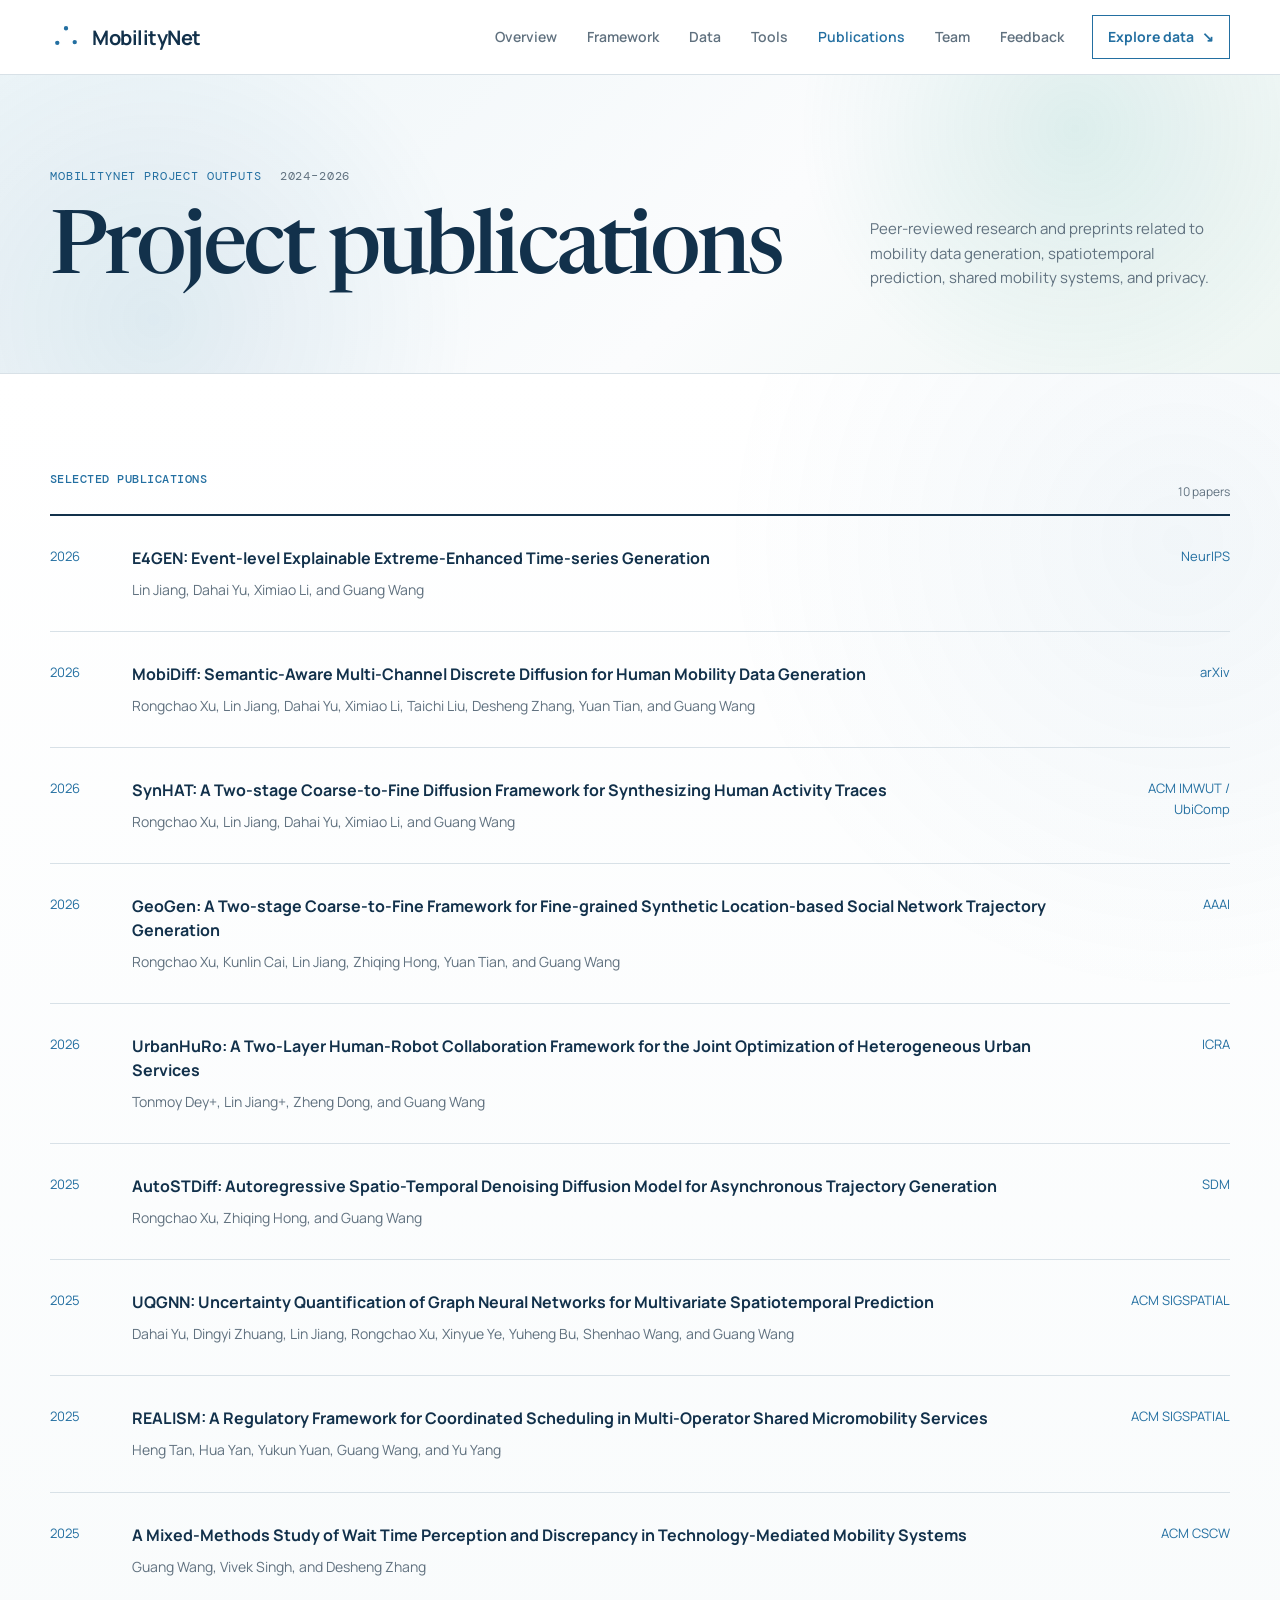
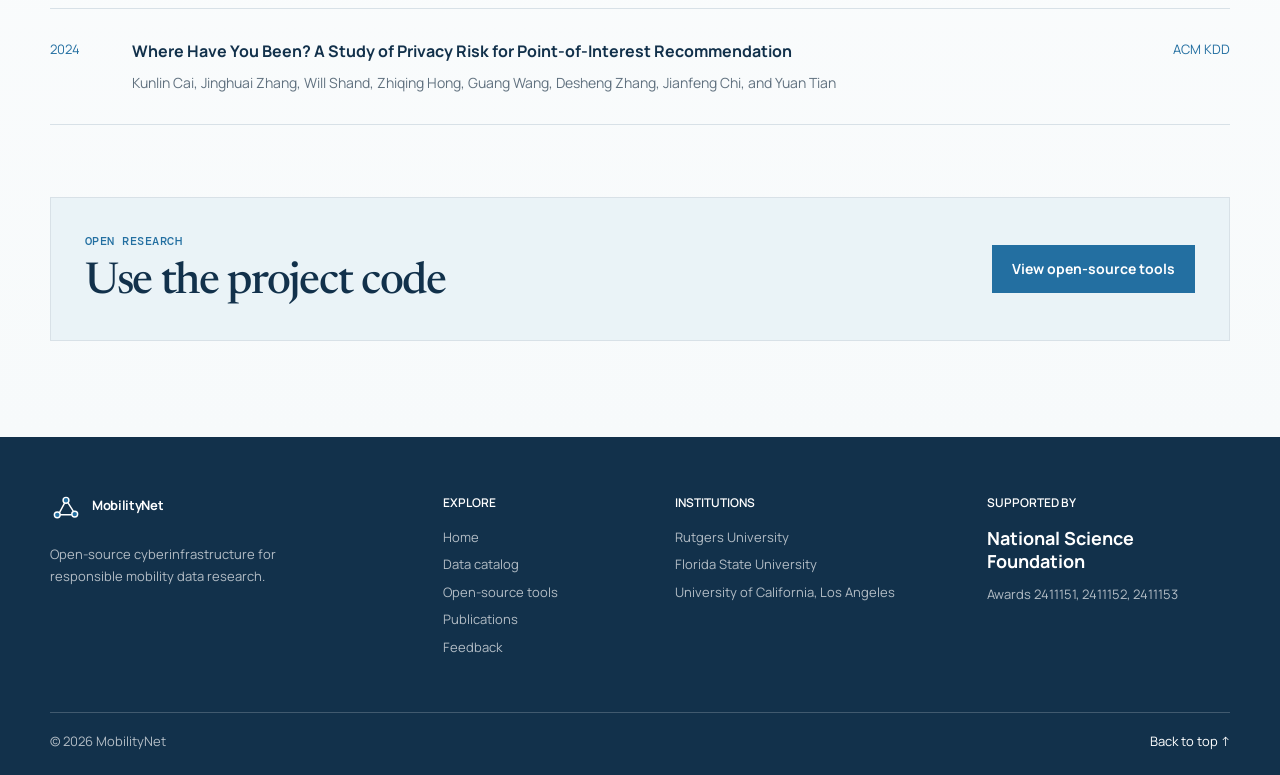
<file: publications.html>
<!doctype html>
<html lang="en">
<head>
  <meta charset="utf-8">
  <meta name="viewport" content="width=device-width, initial-scale=1">
  <meta name="description" content="Publications related to the NSF-funded MobilityNet project.">
  <meta name="theme-color" content="#12314b">
  <title>Project Publications | MobilityNet</title>
  <link rel="preconnect" href="https://fonts.googleapis.com">
  <link rel="preconnect" href="https://fonts.gstatic.com" crossorigin>
  <link href="https://fonts.googleapis.com/css2?family=DM+Mono:wght@400;500&family=Manrope:wght@400;500;600;700&family=Newsreader:opsz,wght@6..72,500;6..72,600&display=swap" rel="stylesheet">
  <link rel="icon" type="image/svg+xml" href="data:image/svg+xml,%3Csvg xmlns='http://www.w3.org/2000/svg' viewBox='0 0 64 64'%3E%3Crect width='64' height='64' rx='14' fill='%23092b38'/%3E%3Ccircle cx='18' cy='42' r='6' fill='%23ffb45c'/%3E%3Ccircle cx='33' cy='18' r='6' fill='%237dd9d0'/%3E%3Ccircle cx='48' cy='40' r='6' fill='%23f9f5ed'/%3E%3Cpath d='M22 38 30 23M37 22l8 13M24 42h18' fill='none' stroke='%23f9f5ed' stroke-width='3'/%3E%3C/svg%3E">
  <link rel="stylesheet" href="styles.css?v=11">
  <script src="script.js?v=7" defer></script>
</head>
<body>
  <a class="skip-link" href="#main">Skip to content</a>
  <header class="site-header" id="top">
    <nav class="nav shell" aria-label="Primary navigation">
      <a class="brand" href="index.html" aria-label="MobilityNet home"><svg class="brand-mark" viewBox="0 0 44 44" aria-hidden="true"><circle cx="10" cy="30" r="4"></circle><circle cx="22" cy="10" r="4"></circle><circle cx="34" cy="29" r="4"></circle><path d="m13 27 7-13m5 0 7 11M14 30h16"></path></svg><span>MobilityNet</span></a>
      <button class="menu-button" type="button" aria-expanded="false" aria-controls="nav-links"><span></span><span></span></button>
      <div class="nav-links" id="nav-links"><a href="index.html#overview">Overview</a><a href="index.html#framework">Framework</a><a href="index.html#data">Data</a><a href="tools.html">Tools</a><a href="publications.html" aria-current="page">Publications</a><a href="index.html#team">Team</a><a href="index.html#feedback">Feedback</a></div>
      <a class="nav-cta" href="index.html#data">Explore data <span aria-hidden="true">↘</span></a>
    </nav>
  </header>

  <main id="main" class="page-main">
    <section class="subpage-hero">
      <div class="shell subpage-hero-grid reveal"><div><p class="eyebrow"><span>MobilityNet project outputs</span><span>2024–2026</span></p><h1>Project publications</h1></div><p>Peer-reviewed research and preprints related to mobility data generation, spatiotemporal prediction, shared mobility systems, and privacy.</p></div>
    </section>
    <section class="section subpage-section publications-page">
      <div class="shell">
        <div class="publication-block reveal"><div class="publication-title"><p class="section-number">Selected publications</p><p>10 papers</p></div><div class="publication-list">
          <article><time>2026</time><div><h3><a href="https://arxiv.org/pdf/2606.01634" target="_blank" rel="noopener">E4GEN: Event-level Explainable Extreme-Enhanced Time-series Generation</a></h3><p>Lin Jiang, Dahai Yu, Ximiao Li, and Guang Wang</p></div><span>NeurIPS</span></article>
          <article><time>2026</time><div><h3><a href="https://arxiv.org/pdf/2607.08357" target="_blank" rel="noopener">MobiDiff: Semantic-Aware Multi-Channel Discrete Diffusion for Human Mobility Data Generation</a></h3><p>Rongchao Xu, Lin Jiang, Dahai Yu, Ximiao Li, Taichi Liu, Desheng Zhang, Yuan Tian, and Guang Wang</p></div><span>arXiv</span></article>
          <article><time>2026</time><div><h3><a href="https://dl.acm.org/doi/epdf/10.1145/3810213" target="_blank" rel="noopener">SynHAT: A Two-stage Coarse-to-Fine Diffusion Framework for Synthesizing Human Activity Traces</a></h3><p>Rongchao Xu, Lin Jiang, Dahai Yu, Ximiao Li, and Guang Wang</p></div><span>ACM IMWUT / UbiComp</span></article>
          <article><time>2026</time><div><h3><a href="https://ojs.aaai.org/index.php/AAAI/article/view/37111" target="_blank" rel="noopener">GeoGen: A Two-stage Coarse-to-Fine Framework for Fine-grained Synthetic Location-based Social Network Trajectory Generation</a></h3><p>Rongchao Xu, Kunlin Cai, Lin Jiang, Zhiqing Hong, Yuan Tian, and Guang Wang</p></div><span>AAAI</span></article>
          <article><time>2026</time><div><h3><a href="https://arxiv.org/pdf/2603.03701" target="_blank" rel="noopener">UrbanHuRo: A Two-Layer Human-Robot Collaboration Framework for the Joint Optimization of Heterogeneous Urban Services</a></h3><p>Tonmoy Dey+, Lin Jiang+, Zheng Dong, and Guang Wang</p></div><span>ICRA</span></article>
          <article><time>2025</time><div><h3><a href="https://epubs.siam.org/doi/10.1137/1.9781611978520.58" target="_blank" rel="noopener">AutoSTDiff: Autoregressive Spatio-Temporal Denoising Diffusion Model for Asynchronous Trajectory Generation</a></h3><p>Rongchao Xu, Zhiqing Hong, and Guang Wang</p></div><span>SDM</span></article>
          <article><time>2025</time><div><h3><a href="https://dl.acm.org/doi/10.1145/3748636.3762709" target="_blank" rel="noopener">UQGNN: Uncertainty Quantification of Graph Neural Networks for Multivariate Spatiotemporal Prediction</a></h3><p>Dahai Yu, Dingyi Zhuang, Lin Jiang, Rongchao Xu, Xinyue Ye, Yuheng Bu, Shenhao Wang, and Guang Wang</p></div><span>ACM SIGSPATIAL</span></article>
          <article><time>2025</time><div><h3><a href="https://dl.acm.org/doi/10.1145/3748636.3764155" target="_blank" rel="noopener">REALISM: A Regulatory Framework for Coordinated Scheduling in Multi-Operator Shared Micromobility Services</a></h3><p>Heng Tan, Hua Yan, Yukun Yuan, Guang Wang, and Yu Yang</p></div><span>ACM SIGSPATIAL</span></article>
          <article><time>2025</time><div><h3><a href="https://dl.acm.org/doi/10.1145/3710921" target="_blank" rel="noopener">A Mixed-Methods Study of Wait Time Perception and Discrepancy in Technology-Mediated Mobility Systems</a></h3><p>Guang Wang, Vivek Singh, and Desheng Zhang</p></div><span>ACM CSCW</span></article>
          <article><time>2024</time><div><h3><a href="https://dl.acm.org/doi/pdf/10.1145/3637528.3671758" target="_blank" rel="noopener">Where Have You Been? A Study of Privacy Risk for Point-of-Interest Recommendation</a></h3><p>Kunlin Cai, Jinghuai Zhang, Will Shand, Zhiqing Hong, Guang Wang, Desheng Zhang, Jianfeng Chi, and Yuan Tian</p></div><span>ACM KDD</span></article>
        </div></div>
        <div class="page-switch reveal"><div><p class="section-number">Open research</p><h2>Use the project code</h2></div><a class="button button-primary" href="tools.html">View open-source tools</a></div>
      </div>
    </section>
  </main>

  <footer class="footer"><div class="shell footer-grid"><div><a class="brand footer-brand" href="index.html"><svg class="brand-mark" viewBox="0 0 44 44" aria-hidden="true"><circle cx="10" cy="30" r="4"></circle><circle cx="22" cy="10" r="4"></circle><circle cx="34" cy="29" r="4"></circle><path d="m13 27 7-13m5 0 7 11M14 30h16"></path></svg><span>MobilityNet</span></a><p>Open-source cyberinfrastructure for responsible mobility data research.</p></div><div><p class="footer-label">Explore</p><a href="index.html">Home</a><a href="index.html#data">Data catalog</a><a href="tools.html">Open-source tools</a><a href="publications.html">Publications</a><a href="index.html#feedback">Feedback</a></div><div><p class="footer-label">Institutions</p><span>Rutgers University</span><span>Florida State University</span><span>University of California, Los Angeles</span></div><div class="footer-nsf"><p class="footer-label">Supported by</p><strong>National Science<br>Foundation</strong><span>Awards 2411151, 2411152, 2411153</span></div></div><div class="shell footer-bottom"><span>© <span id="year"></span> MobilityNet</span><a href="#top">Back to top ↑</a></div></footer>
</body>
</html>
</file>
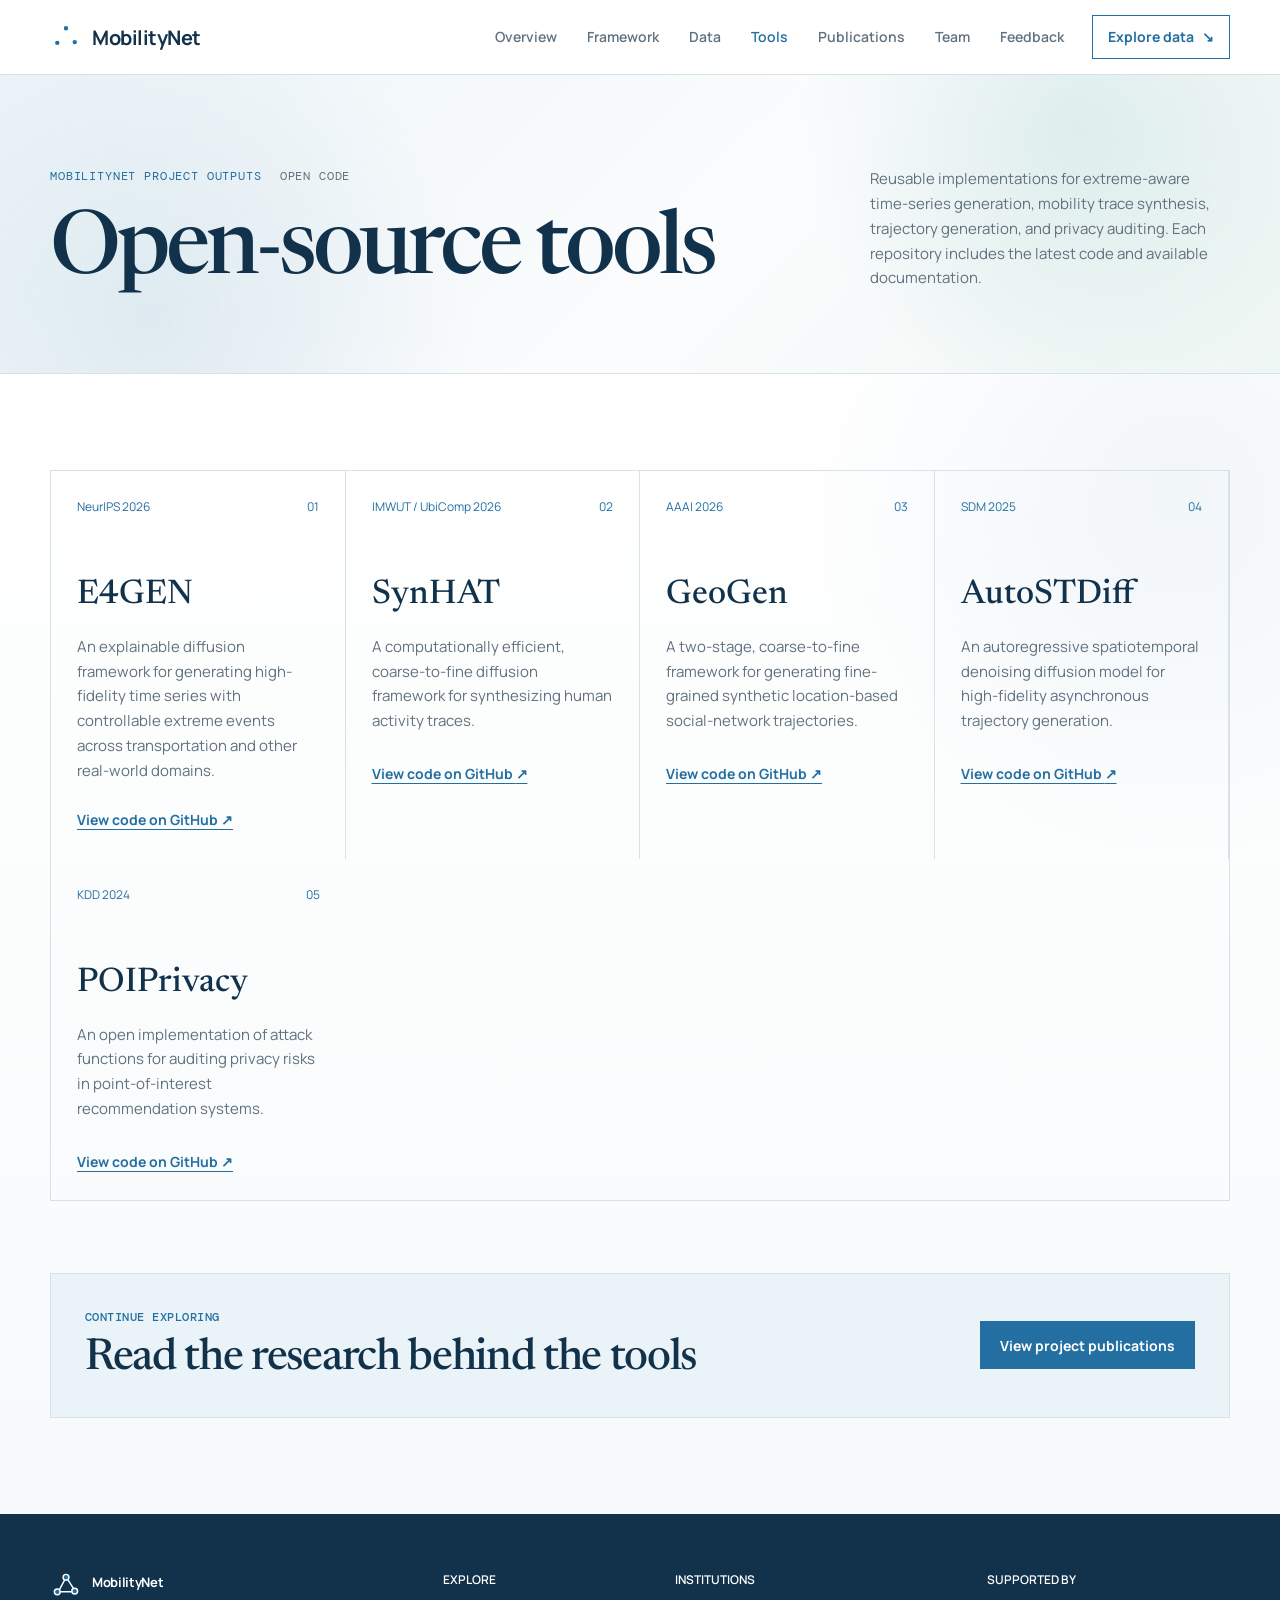
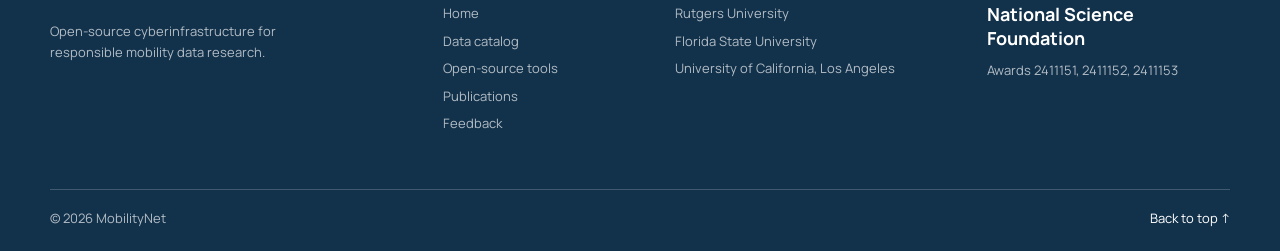
<file: tools.html>
<!doctype html>
<html lang="en">
<head>
  <meta charset="utf-8">
  <meta name="viewport" content="width=device-width, initial-scale=1">
  <meta name="description" content="Open-source mobility data generation and privacy tools developed through MobilityNet.">
  <meta name="theme-color" content="#12314b">
  <title>Open-source Tools | MobilityNet</title>
  <link rel="preconnect" href="https://fonts.googleapis.com">
  <link rel="preconnect" href="https://fonts.gstatic.com" crossorigin>
  <link href="https://fonts.googleapis.com/css2?family=DM+Mono:wght@400;500&family=Manrope:wght@400;500;600;700&family=Newsreader:opsz,wght@6..72,500;6..72,600&display=swap" rel="stylesheet">
  <link rel="icon" type="image/svg+xml" href="data:image/svg+xml,%3Csvg xmlns='http://www.w3.org/2000/svg' viewBox='0 0 64 64'%3E%3Crect width='64' height='64' rx='14' fill='%23092b38'/%3E%3Ccircle cx='18' cy='42' r='6' fill='%23ffb45c'/%3E%3Ccircle cx='33' cy='18' r='6' fill='%237dd9d0'/%3E%3Ccircle cx='48' cy='40' r='6' fill='%23f9f5ed'/%3E%3Cpath d='M22 38 30 23M37 22l8 13M24 42h18' fill='none' stroke='%23f9f5ed' stroke-width='3'/%3E%3C/svg%3E">
  <link rel="stylesheet" href="styles.css?v=11">
  <script src="script.js?v=7" defer></script>
</head>
<body>
  <a class="skip-link" href="#main">Skip to content</a>
  <header class="site-header" id="top">
    <nav class="nav shell" aria-label="Primary navigation">
      <a class="brand" href="index.html" aria-label="MobilityNet home"><svg class="brand-mark" viewBox="0 0 44 44" aria-hidden="true"><circle cx="10" cy="30" r="4"></circle><circle cx="22" cy="10" r="4"></circle><circle cx="34" cy="29" r="4"></circle><path d="m13 27 7-13m5 0 7 11M14 30h16"></path></svg><span>MobilityNet</span></a>
      <button class="menu-button" type="button" aria-expanded="false" aria-controls="nav-links"><span></span><span></span></button>
      <div class="nav-links" id="nav-links"><a href="index.html#overview">Overview</a><a href="index.html#framework">Framework</a><a href="index.html#data">Data</a><a href="tools.html" aria-current="page">Tools</a><a href="publications.html">Publications</a><a href="index.html#team">Team</a><a href="index.html#feedback">Feedback</a></div>
      <a class="nav-cta" href="index.html#data">Explore data <span aria-hidden="true">↘</span></a>
    </nav>
  </header>

  <main id="main" class="page-main">
    <section class="subpage-hero">
      <div class="shell subpage-hero-grid reveal">
        <div><p class="eyebrow"><span>MobilityNet project outputs</span><span>Open code</span></p><h1>Open-source tools</h1></div>
        <p>Reusable implementations for extreme-aware time-series generation, mobility trace synthesis, trajectory generation, and privacy auditing. Each repository includes the latest code and available documentation.</p>
      </div>
    </section>
    <section class="section subpage-section">
      <div class="shell">
        <div class="tool-grid">
          <article class="tool-feature reveal"><div class="tool-top"><span>NeurIPS 2026</span><span>01</span></div><h3>E4GEN</h3><p>An explainable diffusion framework for generating high-fidelity time series with controllable extreme events across transportation and other real-world domains.</p><a href="https://github.com/LinJiang18/E4GEN" target="_blank" rel="noopener">View code on GitHub <span aria-hidden="true">↗</span></a></article>
          <article class="tool-feature reveal"><div class="tool-top"><span>IMWUT / UbiComp 2026</span><span>02</span></div><h3>SynHAT</h3><p>A computationally efficient, coarse-to-fine diffusion framework for synthesizing human activity traces.</p><a href="https://github.com/Rongchao98/SynHAT" target="_blank" rel="noopener">View code on GitHub <span aria-hidden="true">↗</span></a></article>
          <article class="tool-feature reveal"><div class="tool-top"><span>AAAI 2026</span><span>03</span></div><h3>GeoGen</h3><p>A two-stage, coarse-to-fine framework for generating fine-grained synthetic location-based social-network trajectories.</p><a href="https://github.com/Rongchao98/GeoGen" target="_blank" rel="noopener">View code on GitHub <span aria-hidden="true">↗</span></a></article>
          <article class="tool-feature reveal"><div class="tool-top"><span>SDM 2025</span><span>04</span></div><h3>AutoSTDiff</h3><p>An autoregressive spatiotemporal denoising diffusion model for high-fidelity asynchronous trajectory generation.</p><a href="https://github.com/Rongchao98/AutoSTDiff" target="_blank" rel="noopener">View code on GitHub <span aria-hidden="true">↗</span></a></article>
          <article class="tool-feature reveal"><div class="tool-top"><span>KDD 2024</span><span>05</span></div><h3>POIPrivacy</h3><p>An open implementation of attack functions for auditing privacy risks in point-of-interest recommendation systems.</p><a href="https://github.com/KunlinChoi/POIPrivacy" target="_blank" rel="noopener">View code on GitHub <span aria-hidden="true">↗</span></a></article>
        </div>
        <div class="page-switch reveal"><div><p class="section-number">Continue exploring</p><h2>Read the research behind the tools</h2></div><a class="button button-primary" href="publications.html">View project publications</a></div>
      </div>
    </section>
  </main>

  <footer class="footer"><div class="shell footer-grid"><div><a class="brand footer-brand" href="index.html"><svg class="brand-mark" viewBox="0 0 44 44" aria-hidden="true"><circle cx="10" cy="30" r="4"></circle><circle cx="22" cy="10" r="4"></circle><circle cx="34" cy="29" r="4"></circle><path d="m13 27 7-13m5 0 7 11M14 30h16"></path></svg><span>MobilityNet</span></a><p>Open-source cyberinfrastructure for responsible mobility data research.</p></div><div><p class="footer-label">Explore</p><a href="index.html">Home</a><a href="index.html#data">Data catalog</a><a href="tools.html">Open-source tools</a><a href="publications.html">Publications</a><a href="index.html#feedback">Feedback</a></div><div><p class="footer-label">Institutions</p><span>Rutgers University</span><span>Florida State University</span><span>University of California, Los Angeles</span></div><div class="footer-nsf"><p class="footer-label">Supported by</p><strong>National Science<br>Foundation</strong><span>Awards 2411151, 2411152, 2411153</span></div></div><div class="shell footer-bottom"><span>© <span id="year"></span> MobilityNet</span><a href="#top">Back to top ↑</a></div></footer>
</body>
</html>
</file>
<file: styles.css>
:root {
  --navy: #12314b;
  --navy-2: #0b2539;
  --blue: #236fa1;
  --teal: #2d9b91;
  --sky: #eaf3f7;
  --cream: #f7f5ef;
  --surface: #f7f9fb;
  --white: #ffffff;
  --text: #253746;
  --muted: #60717f;
  --line: #d8e1e7;
  --max: 1180px;
}

* { box-sizing: border-box; }
html { scroll-behavior: smooth; }
body {
  margin: 0;
  background: radial-gradient(circle at 8% 14%, rgba(45,155,145,.045), transparent 26%), radial-gradient(circle at 92% 72%, rgba(35,111,161,.05), transparent 28%), #f7fafb;
  color: var(--text);
  font-family: "Manrope", Arial, sans-serif;
  font-size: 16px;
  line-height: 1.65;
}
a { color: inherit; }
img { display: block; max-width: 100%; }
button, input { font: inherit; }
.shell { width: min(calc(100% - 48px), var(--max)); margin-inline: auto; }
.sr-only { position: absolute; width: 1px; height: 1px; padding: 0; margin: -1px; overflow: hidden; clip: rect(0, 0, 0, 0); white-space: nowrap; border: 0; }
.skip-link { position: fixed; top: -80px; left: 16px; z-index: 999; padding: 10px 16px; background: var(--navy); color: white; }
.skip-link:focus { top: 16px; }

.site-header {
  position: sticky;
  top: 0;
  z-index: 100;
  background: rgba(255,255,255,.96);
  border-bottom: 1px solid var(--line);
  backdrop-filter: blur(12px);
}
.nav { height: 74px; display: flex; align-items: center; }
.brand { display: inline-flex; align-items: center; gap: 10px; color: var(--navy); font-size: 20px; font-weight: 700; text-decoration: none; letter-spacing: -.025em; }
.brand-mark { width: 32px; height: 32px; fill: var(--blue); stroke: var(--white); stroke-width: 2; }
.nav-links { display: flex; gap: 30px; margin-left: auto; }
.nav-links a { color: var(--muted); font-size: 14px; font-weight: 600; text-decoration: none; }
.nav-links a:hover, .nav-links a:focus-visible { color: var(--blue); }
.nav-links a[aria-current="page"] { color: var(--blue); }
.nav-cta { margin-left: 28px; padding: 9px 15px; border: 1px solid var(--blue); color: var(--blue); font-size: 14px; font-weight: 700; text-decoration: none; }
.nav-cta:hover { background: var(--blue); color: white; }
.nav-cta span { margin-left: 5px; }
.menu-button { display: none; }

.hero { padding: 92px 0 0; background: radial-gradient(circle at 84% 18%, rgba(45,155,145,.13), transparent 25%), radial-gradient(circle at 12% 82%, rgba(35,111,161,.10), transparent 28%), linear-gradient(135deg, #edf5f8 0%, #fbfcfd 58%, #eef6f3 100%); border-bottom: 1px solid var(--line); }
.hero-grid { display: grid; grid-template-columns: 1.15fr .85fr; gap: 76px; align-items: center; padding-bottom: 76px; }
.hero-copy { max-width: 760px; }
.eyebrow { display: flex; gap: 18px; margin: 0 0 22px; color: var(--blue); font-family: "DM Mono", monospace; font-size: 12px; letter-spacing: .07em; text-transform: uppercase; }
.eyebrow span + span { color: var(--muted); }
.hero h1 { margin: 0; color: var(--navy); font-family: "Newsreader", Georgia, serif; font-size: clamp(56px, 6.6vw, 86px); font-weight: 500; line-height: .98; letter-spacing: -.045em; }
.hero-lead { max-width: 720px; margin: 27px 0 32px; color: var(--muted); font-size: 18px; line-height: 1.7; }
.hero-actions { display: flex; align-items: center; gap: 28px; }
.button { display: inline-flex; align-items: center; justify-content: center; min-height: 48px; padding: 0 20px; font-size: 14px; font-weight: 700; text-decoration: none; }
.button-primary { background: var(--blue); color: white; }
.button-primary:hover { background: var(--navy); }
.text-link { color: var(--blue); font-size: 14px; text-underline-offset: 4px; }
.text-link span { margin-left: 5px; }

.hero-panel { padding: 28px; background: var(--white); border: 1px solid var(--line); box-shadow: 0 20px 60px rgba(18,49,75,.08); }
.panel-label { margin: 0 0 10px; color: var(--blue); font-family: "DM Mono", monospace; font-size: 12px; letter-spacing: .06em; text-transform: uppercase; }
.pipeline-step { position: relative; display: grid; grid-template-columns: 38px 1fr; gap: 15px; padding: 20px 0; border-bottom: 1px solid var(--line); }
.pipeline-step > span { width: 32px; height: 32px; display: grid; place-items: center; border-radius: 50%; background: var(--sky); color: var(--blue); font-family: "DM Mono", monospace; font-size: 12px; }
.pipeline-step strong, .pipeline-step small { display: block; }
.pipeline-step strong { color: var(--navy); font-size: 15px; }
.pipeline-step small { margin-top: 3px; color: var(--muted); font-size: 13px; line-height: 1.5; }
.panel-footer { display: flex; justify-content: space-between; gap: 8px; padding-top: 19px; color: var(--teal); font-family: "DM Mono", monospace; font-size: 12px; letter-spacing: .04em; }

.project-stats { display: grid; grid-template-columns: repeat(4, 1fr); border-top: 1px solid var(--line); }
.project-stats > div { min-height: 104px; display: flex; align-items: center; gap: 12px; padding: 22px 24px; border-right: 1px solid var(--line); }
.project-stats > div:first-child { padding-left: 0; }
.project-stats > div:last-child { border-right: 0; }
.project-stats strong { color: var(--navy); font-family: "Newsreader", Georgia, serif; font-size: 35px; font-weight: 600; }
.project-stats span { color: var(--muted); font-size: 12px; line-height: 1.45; text-transform: uppercase; }

.section { padding: 96px 0; }
.section-number, .mini-label { margin: 0 0 16px; color: var(--blue); font-family: "DM Mono", monospace; font-size: 12px; font-weight: 500; letter-spacing: .04em; text-transform: uppercase; }
.section h2 { margin: 0; color: var(--navy); font-family: "Newsreader", Georgia, serif; font-size: clamp(42px, 5vw, 61px); font-weight: 500; line-height: 1.06; letter-spacing: -.03em; }
.two-column { display: grid; grid-template-columns: .9fr 1.1fr; gap: 78px; }
.mission { background: radial-gradient(circle at 88% 76%, rgba(35,111,161,.06), transparent 26%), linear-gradient(180deg, #ffffff 0%, #f9fbfc 100%); }
.mission-copy { padding-top: 30px; }
.mission-copy .large-copy { margin: 0 0 30px; color: var(--text); font-size: 19px; line-height: 1.6; }
.challenge-list { border-top: 1px solid var(--line); }
.challenge-list article { display: grid; grid-template-columns: 42px 1fr; gap: 14px; padding: 18px 0; border-bottom: 1px solid var(--line); }
.challenge-list article > span { color: var(--teal); font-family: "DM Mono", monospace; font-size: 12px; }
.challenge-list h3 { margin: 0 0 4px; color: var(--navy); font-size: 16px; }
.challenge-list p { margin: 0; color: var(--muted); font-size: 15px; }
.award-line { display: flex; justify-content: space-between; gap: 20px; margin-top: 34px; padding: 17px 0; border-top: 1px solid var(--line); border-bottom: 1px solid var(--line); font-size: 13px; }
.award-line strong { color: var(--blue); font-weight: 600; }

.framework { position: relative; overflow: hidden; background: radial-gradient(circle at 92% 8%, rgba(45,155,145,.15), transparent 25%), radial-gradient(circle at 6% 92%, rgba(35,111,161,.09), transparent 28%), linear-gradient(145deg, #f5fafb 0%, #eaf3f5 100%); }
.framework::before { content: ""; position: absolute; inset: 0; pointer-events: none; opacity: .48; background-image: radial-gradient(circle, rgba(35,111,161,.16) 1px, transparent 1.5px); background-size: 28px 28px; mask-image: linear-gradient(115deg, black, transparent 36%, transparent 68%, black); }
.framework > .shell { position: relative; z-index: 1; }
.section-heading { display: grid; grid-template-columns: .62fr 1.75fr .95fr; align-items: end; gap: 34px; margin-bottom: 52px; }
.section-heading .section-number { align-self: start; }
.section-heading > p:last-child { max-width: 340px; margin: 0 0 4px; color: var(--muted); font-size: 15px; }
.framework-flow { display: grid; grid-template-columns: repeat(4, 1fr); background: var(--white); border: 1px solid var(--line); }
.framework-flow article { position: relative; min-height: 250px; padding: 26px; border-right: 1px solid var(--line); }
.framework-flow article:last-child { border-right: 0; }
.framework-flow article:not(:last-child)::after { content: "›"; position: absolute; z-index: 2; right: -13px; top: 42px; width: 26px; height: 26px; display: grid; place-items: center; border: 1px solid var(--line); border-radius: 50%; background: white; color: var(--blue); font-size: 21px; line-height: 1; }
.framework-top { display: flex; align-items: center; justify-content: space-between; }
.framework-flow span { color: var(--teal); font-family: "DM Mono", monospace; font-size: 12px; }
.framework-icon { width: 38px; height: 38px; fill: none; stroke: var(--blue); stroke-width: 1.7; stroke-linecap: round; stroke-linejoin: round; }
.framework-flow h3 { margin: 48px 0 10px; color: var(--navy); font-family: "Newsreader", Georgia, serif; font-size: 29px; font-weight: 600; }
.framework-flow p { margin: 0; color: var(--muted); font-size: 14px; }
.trace-feature { display: grid; grid-template-columns: .7fr 1.3fr; align-items: center; gap: 56px; margin-top: 32px; padding: 34px; background: var(--navy); color: white; }
.trace-copy h3 { margin: 0 0 12px; font-family: "Newsreader", Georgia, serif; font-size: 30px; font-weight: 500; line-height: 1.18; }
.trace-copy p:last-child { margin: 0; color: rgba(255,255,255,.72); font-size: 15px; }
.trace-copy .mini-label { color: #79c8c1; }
.trace-feature img { width: 100%; background: white; }

.research { background: radial-gradient(circle at 5% 16%, rgba(35,111,161,.07), transparent 25%), linear-gradient(180deg, #ffffff 0%, #f7fafb 100%); }
.model-stack { display: grid; gap: 28px; }
.model-card { display: grid; grid-template-columns: 280px 1fr; gap: 30px; margin: 0; padding: 30px; border: 1px solid var(--line); background: var(--white); }
.model-copy { padding: 8px 0; }
.model-copy > span { color: var(--teal); font-family: "DM Mono", monospace; font-size: 12px; text-transform: uppercase; }
.model-copy h3 { margin: 34px 0 8px; color: var(--navy); font-family: "Newsreader", Georgia, serif; font-size: 39px; font-weight: 500; }
.model-copy p { margin: 0 0 24px; color: var(--muted); font-size: 15px; }
.model-copy a { color: var(--blue); font-size: 14px; font-weight: 700; text-underline-offset: 4px; }
.model-image { display: grid; place-items: center; min-height: 285px; padding: 16px; background: #f3f6f8; }
.model-image img { width: 100%; }

.impact { background: var(--navy-2); color: white; }
.impact h2 { color: white; }
.impact .section-number { color: #79c8c1; }
.impact-header { display: grid; grid-template-columns: .62fr 2.7fr; gap: 34px; margin-bottom: 48px; }
.impact-grid { display: grid; grid-template-columns: repeat(5, 1fr); border-top: 1px solid rgba(255,255,255,.18); border-left: 1px solid rgba(255,255,255,.18); }
.impact-grid article { min-height: 230px; padding: 25px 22px; border-right: 1px solid rgba(255,255,255,.18); border-bottom: 1px solid rgba(255,255,255,.18); }
.impact-grid span { color: #79c8c1; font-family: "DM Mono", monospace; font-size: 12px; }
.impact-grid h3 { margin: 62px 0 8px; color: white; font-size: 17px; }
.impact-grid p { margin: 0; color: rgba(255,255,255,.65); font-size: 14px; }

.data-section { background: radial-gradient(circle at 8% 18%, rgba(45,155,145,.09), transparent 24%), radial-gradient(circle at 92% 84%, rgba(35,111,161,.07), transparent 25%), #f3f7f9; }
.section-heading.light .section-number { color: var(--blue); }
.section-heading.light > p:last-child { color: var(--muted); }
.catalog-controls { display: flex; justify-content: space-between; gap: 24px; align-items: center; padding: 16px 0; border-top: 1px solid var(--line); border-bottom: 1px solid var(--line); }
.filter-group { display: flex; gap: 8px; }
.filter { padding: 9px 13px; border: 1px solid var(--line); background: white; color: var(--muted); cursor: pointer; font-size: 14px; }
.filter span { margin-left: 5px; }
.filter:hover, .filter.active { border-color: var(--blue); background: var(--blue); color: white; }
.search { width: min(290px, 100%); display: flex; align-items: center; gap: 9px; padding: 0 10px; border: 1px solid var(--line); background: white; }
.search svg { width: 17px; fill: none; stroke: var(--blue); stroke-width: 1.5; }
.search input { width: 100%; padding: 10px 0; border: 0; outline: 0; color: var(--text); background: transparent; font-size: 14px; }
.dataset-list { margin-top: 12px; background: white; border: 1px solid var(--line); }
.dataset-item { display: grid; grid-template-columns: 38px 2fr .65fr .65fr 30px; gap: 20px; align-items: center; min-height: 116px; padding: 20px 24px; border-bottom: 1px solid var(--line); text-decoration: none; }
.dataset-item:last-child { border-bottom: 0; }
.dataset-item:hover { background: var(--sky); }
.dataset-item .number { color: var(--blue); font-family: "DM Mono", monospace; font-size: 12px; }
.dataset-item h3 { margin: 0 0 5px; color: var(--navy); font-family: "Newsreader", Georgia, serif; font-size: 21px; font-weight: 600; line-height: 1.3; }
.dataset-item p { margin: 0; color: var(--muted); font-size: 14px; }
.dataset-meta { color: var(--muted); font-size: 12px; }
.dataset-meta strong { display: block; margin-bottom: 3px; color: var(--blue); font-weight: 600; text-transform: uppercase; }
.dataset-arrow { color: var(--blue); font-size: 20px; }
.catalog-empty { padding: 36px 24px; color: var(--muted); }
.catalog-note { max-width: 760px; margin: 18px 0 0; color: var(--muted); font-size: 13px; }

.outputs { background: radial-gradient(circle at 92% 10%, rgba(35,111,161,.07), transparent 23%), linear-gradient(155deg, #ffffff 0%, #ffffff 58%, #f7f6f1 100%); }
.output-cards { display: grid; grid-template-columns: repeat(2, 1fr); gap: 20px; }
.output-card { min-height: 260px; display: flex; flex-direction: column; padding: 30px; border: 1px solid var(--line); background: white; text-decoration: none; transition: transform .18s ease, border-color .18s ease, box-shadow .18s ease; }
.output-card:hover, .output-card:focus-visible { transform: translateY(-3px); border-color: var(--blue); box-shadow: 0 20px 50px rgba(18,49,75,.08); outline: 0; }
.output-card-index { color: var(--teal); font-family: "DM Mono", monospace; font-size: 12px; text-transform: uppercase; }
.output-card strong { margin: 46px 0 10px; color: var(--navy); font-family: "Newsreader", Georgia, serif; font-size: 34px; font-weight: 500; line-height: 1.1; }
.output-card p { max-width: 480px; margin: 0 0 24px; color: var(--muted); font-size: 15px; }
.output-card-link { margin-top: auto; color: var(--blue); font-size: 14px; font-weight: 700; }
.tool-grid { display: grid; grid-template-columns: repeat(4, 1fr); border: 1px solid var(--line); }
.tool-feature { min-height: 292px; padding: 26px; border-right: 1px solid var(--line); }
.tool-feature:last-child { border-right: 0; }
.tool-top { display: flex; justify-content: space-between; color: var(--blue); font-size: 12px; }
.tool-feature h3 { margin: 50px 0 12px; color: var(--navy); font-family: "Newsreader", Georgia, serif; font-size: 34px; font-weight: 500; }
.tool-feature p { min-height: 102px; margin: 0 0 23px; color: var(--muted); font-size: 15px; }
.tool-feature a { color: var(--blue); font-size: 14px; font-weight: 700; text-underline-offset: 4px; }
.publication-block { margin-top: 78px; }
.publication-title { display: flex; justify-content: space-between; border-bottom: 2px solid var(--navy); }
.publication-title > p:last-child { color: var(--muted); font-size: 12px; }
.publication-list article { display: grid; grid-template-columns: 58px 1fr 120px; gap: 24px; padding: 24px 0; border-bottom: 1px solid var(--line); }
.publication-list time, .publication-list article > span { color: var(--blue); font-size: 13px; }
.publication-list article > span { justify-self: end; height: fit-content; text-align: right; }
.publication-list h3 { margin: 0 0 8px; font-size: 16px; line-height: 1.5; }
.publication-list h3 a { color: var(--navy); text-decoration: none; }
.publication-list h3 a:hover { color: var(--blue); text-decoration: underline; text-underline-offset: 4px; }
.publication-list p { margin: 0; color: var(--muted); font-size: 14px; }

.page-main { min-height: 70vh; }
.subpage-hero { padding: 92px 0 78px; background: radial-gradient(circle at 84% 18%, rgba(45,155,145,.13), transparent 25%), radial-gradient(circle at 12% 82%, rgba(35,111,161,.10), transparent 28%), linear-gradient(135deg, #edf5f8 0%, #fbfcfd 58%, #eef6f3 100%); border-bottom: 1px solid var(--line); }
.subpage-hero-grid { display: grid; grid-template-columns: 1.55fr .75fr; gap: 76px; align-items: end; }
.subpage-hero h1 { margin: 0; color: var(--navy); font-family: "Newsreader", Georgia, serif; font-size: clamp(55px, 7vw, 88px); font-weight: 500; line-height: .98; letter-spacing: -.045em; }
.subpage-hero-grid > p { max-width: 430px; margin: 0 0 4px; color: var(--muted); font-size: 15px; }
.subpage-section { background: radial-gradient(circle at 92% 10%, rgba(35,111,161,.06), transparent 24%), linear-gradient(180deg, #ffffff 0%, #f7fafb 100%); }
.publications-page .publication-block { margin-top: 0; }
.publications-page .publication-list article { padding-block: 30px; }
.page-switch { display: flex; align-items: center; justify-content: space-between; gap: 32px; margin-top: 72px; padding: 34px; border: 1px solid var(--line); background: var(--sky); }
.page-switch h2 { font-size: clamp(30px, 4vw, 44px); }
.page-switch .section-number { margin-bottom: 8px; }
.page-switch .button { flex: 0 0 auto; }
.team-section { background: radial-gradient(circle at 10% 12%, rgba(35,111,161,.10), transparent 24%), radial-gradient(circle at 90% 88%, rgba(45,155,145,.10), transparent 25%), linear-gradient(145deg, #edf5f8 0%, #e5f0f3 100%); }
.team-groups { border: 1px solid var(--line); background: white; }
.team-group { display: grid; grid-template-columns: 205px 1fr; gap: 30px; padding: 30px; border-bottom: 1px solid var(--line); }
.team-group:last-child { border-bottom: 0; }
.institution { min-height: 52px; display: flex; flex-direction: column; align-items: flex-start; gap: 13px; }
.institution-logo { width: 164px; height: 52px; display: flex; align-items: center; padding: 8px 10px; border: 1px solid var(--line); background: white; }
.institution-logo img { width: 100%; max-height: 34px; object-fit: contain; object-position: left center; }
.institution-logo-fsu { background: #782f40; border-color: #782f40; }
.institution-logo-ucla { background: #2774ae; border-color: #2774ae; }
.institution strong, .institution small { display: block; }
.institution strong { color: var(--navy); font-size: 16px; }
.institution small { margin-top: 1px; color: var(--muted); font-size: 12px; text-transform: uppercase; }
.member-grid { display: grid; grid-template-columns: repeat(4, minmax(0, 1fr)); gap: 12px; }
.member-card { min-width: 0; display: flex; align-items: center; gap: 12px; min-height: 88px; margin: 0; padding: 11px; border: 1px solid var(--line); background: var(--white); text-decoration: none; }
a.member-card { transition: border-color .18s ease, background .18s ease; }
a.member-card:hover, a.member-card:focus-visible { border-color: var(--blue); background: var(--sky); outline: 0; }
.member-card > span:last-child { min-width: 0; }
.member-photo { width: 58px; height: 58px; flex: 0 0 58px; border-radius: 50%; object-fit: cover; object-position: center 36%; background: var(--sky); }
.member-initials { display: grid; place-items: center; background: var(--navy); color: white; font-family: "Newsreader", Georgia, serif; font-size: 18px; }
.member-card strong, .member-card small { display: block; }
.member-card strong { overflow-wrap: anywhere; color: var(--navy); font-size: 14px; line-height: 1.35; }
.member-card small { margin-top: 4px; color: var(--muted); font-size: 12px; line-height: 1.45; }
.partners { display: grid; grid-template-columns: .62fr 2.7fr; gap: 34px; padding-top: 30px; }
.partners p { margin: 0; color: var(--blue); font-size: 12px; font-weight: 600; text-transform: uppercase; }
.partners div { color: var(--muted); font-size: 14px; line-height: 2; }

.feedback-section { background: radial-gradient(circle at 8% 84%, rgba(45,155,145,.09), transparent 25%), linear-gradient(145deg, #f9fbfc 0%, #f1f6f8 100%); }
.feedback-grid { display: grid; grid-template-columns: .78fr 1.22fr; gap: 76px; align-items: start; }
.feedback-copy { position: sticky; top: 112px; }
.feedback-copy h2 { font-size: clamp(40px, 4.6vw, 58px); }
.feedback-copy > p:last-of-type { max-width: 410px; margin: 24px 0 18px; color: var(--muted); font-size: 14px; }
.feedback-copy > a { color: var(--blue); font-size: 13px; text-underline-offset: 4px; }
.feedback-form { padding: 32px; border: 1px solid var(--line); background: white; box-shadow: 0 18px 52px rgba(18,49,75,.08); }
.form-row { display: grid; grid-template-columns: 1fr 1fr; gap: 16px; }
.feedback-form label { display: block; margin-bottom: 18px; color: var(--navy); font-size: 14px; font-weight: 600; }
.feedback-form input, .feedback-form select, .feedback-form textarea { width: 100%; margin-top: 7px; padding: 11px 12px; border: 1px solid var(--line); border-radius: 0; background: #fbfcfd; color: var(--text); font: inherit; font-size: 14px; outline: 0; }
.feedback-form textarea { min-height: 150px; resize: vertical; }
.feedback-form input:focus, .feedback-form select:focus, .feedback-form textarea:focus { border-color: var(--blue); box-shadow: 0 0 0 3px rgba(35,111,161,.10); }
.feedback-form textarea::placeholder { color: #8795a0; }
.form-honeypot { position: absolute !important; left: -9999px !important; width: 1px !important; height: 1px !important; margin: 0 !important; padding: 0 !important; }
.form-footer { display: flex; align-items: center; justify-content: space-between; gap: 20px; }
.form-footer p { max-width: 320px; margin: 0; color: var(--muted); font-size: 13px; }
.form-success { display: none; margin: 18px 0 0; padding: 12px 14px; background: #e8f5f1; color: #18665f; font-size: 13px; }
.form-success:target { display: block; }

.footer { padding: 56px 0 22px; background: var(--navy); color: rgba(255,255,255,.68); }
.footer-grid { display: grid; grid-template-columns: 1.3fr .7fr 1fr .9fr; gap: 42px; }
.footer-grid > div { display: flex; flex-direction: column; align-items: flex-start; }
.footer-brand { color: white; }
.footer-grid > div:first-child p { max-width: 300px; font-size: 13px; }
.footer-label { margin: 0 0 14px; color: white; font-size: 12px; font-weight: 600; text-transform: uppercase; }
.footer-grid a, .footer-grid span { margin-bottom: 6px; font-size: 13px; text-decoration: none; }
.footer-grid a:hover { color: white; }
.footer-nsf strong { margin: 0 0 10px; color: white; font-size: 18px; line-height: 1.3; }
.footer-bottom { display: flex; justify-content: space-between; margin-top: 48px; padding-top: 18px; border-top: 1px solid rgba(255,255,255,.2); font-size: 13px; }
.footer-bottom a { color: white; text-decoration: none; }

.reveal { opacity: 1; transform: none; }

@media (max-width: 980px) {
  .hero-grid { grid-template-columns: 1fr; gap: 40px; }
  .hero-copy { max-width: 850px; }
  .hero-panel { max-width: 700px; }
  .section-heading { grid-template-columns: .65fr 2fr; }
  .section-heading > p:last-child { grid-column: 2; }
  .framework-flow { grid-template-columns: repeat(2, 1fr); }
  .framework-flow article:nth-child(2) { border-right: 0; }
  .framework-flow article:nth-child(-n+2) { border-bottom: 1px solid var(--line); }
  .framework-flow article:nth-child(2)::after { display: none; }
  .trace-feature { grid-template-columns: 1fr; }
  .model-card { grid-template-columns: 1fr; }
  .model-copy h3 { margin-top: 18px; }
  .impact-grid { grid-template-columns: repeat(3, 1fr); }
  .impact-grid article { min-height: 200px; }
  .impact-grid h3 { margin-top: 42px; }
  .tool-grid { grid-template-columns: repeat(2, 1fr); }
  .tool-feature:nth-child(2) { border-right: 0; }
  .tool-feature:nth-child(-n+2) { border-bottom: 1px solid var(--line); }
  .subpage-hero-grid { grid-template-columns: 1fr; gap: 28px; }
}

@media (max-width: 820px) {
  .nav-links, .nav-cta { display: none; }
  .menu-button { display: grid; gap: 6px; margin-left: auto; padding: 10px; border: 0; background: transparent; cursor: pointer; }
  .menu-button span { width: 23px; height: 2px; background: var(--navy); }
  .nav-links.open { position: fixed; inset: 74px 0 0; display: flex; flex-direction: column; gap: 0; padding: 24px; background: white; }
  .nav-links.open a { padding: 14px 0; border-bottom: 1px solid var(--line); color: var(--navy); font-size: 20px; }
  .two-column { grid-template-columns: 1fr; gap: 24px; }
  .mission-copy { padding-top: 0; }
  .dataset-item { grid-template-columns: 34px 1fr .6fr 26px; }
  .dataset-item .dataset-meta:nth-of-type(2) { display: none; }
  .team-group { grid-template-columns: 1fr; gap: 20px; }
  .member-grid { grid-template-columns: repeat(2, minmax(0, 1fr)); }
  .feedback-grid { grid-template-columns: 1fr; gap: 34px; }
  .feedback-copy { position: static; }
  .footer-grid { grid-template-columns: 1fr 1fr; }
}

@media (max-width: 650px) {
  .shell { width: min(calc(100% - 28px), var(--max)); }
  .hero { padding-top: 60px; }
  .hero-grid { padding-bottom: 52px; }
  .eyebrow { flex-direction: column; gap: 3px; }
  .hero h1 { font-size: 49px; }
  .hero-lead { font-size: 16px; }
  .hero-actions { align-items: flex-start; flex-direction: column; gap: 16px; }
  .hero-panel { padding: 22px; }
  .project-stats { grid-template-columns: repeat(2, 1fr); }
  .project-stats > div { min-height: 90px; padding: 16px; border-bottom: 1px solid var(--line); }
  .project-stats > div:nth-child(2) { border-right: 0; }
  .section { padding: 68px 0; }
  .section h2 { font-size: 40px; }
  .section-heading, .impact-header { display: block; }
  .section-heading > p:last-child { margin-top: 16px; }
  .award-line { flex-direction: column; }
  .framework-flow { grid-template-columns: 1fr; }
  .framework-flow article, .framework-flow article:nth-child(2) { min-height: auto; border-right: 0; border-bottom: 1px solid var(--line); }
  .framework-flow article:last-child { border-bottom: 0; }
  .framework-flow article::after { display: none !important; }
  .framework-flow h3 { margin-top: 25px; }
  .trace-feature { padding: 24px; gap: 28px; }
  .model-card { padding: 20px; }
  .model-image { min-height: auto; padding: 8px; overflow-x: auto; }
  .model-image img { min-width: 660px; }
  .impact-grid { grid-template-columns: 1fr; }
  .impact-grid article { min-height: 170px; }
  .catalog-controls { align-items: stretch; flex-direction: column; }
  .filter-group { overflow-x: auto; }
  .filter { white-space: nowrap; }
  .search { width: 100%; }
  .dataset-item { grid-template-columns: 30px 1fr 26px; gap: 13px; padding: 20px 16px; }
  .dataset-item .dataset-meta { display: none; }
  .tool-grid { grid-template-columns: 1fr; }
  .output-cards { grid-template-columns: 1fr; }
  .output-card { min-height: 230px; padding: 24px; }
  .tool-feature { min-height: auto; border-right: 0; border-bottom: 1px solid var(--line); }
  .tool-feature:last-child { border-bottom: 0; }
  .tool-feature p { min-height: auto; }
  .publication-list article { grid-template-columns: 44px 1fr; gap: 12px; }
  .publication-list article > span { display: none; }
  .subpage-hero { padding: 64px 0 54px; }
  .subpage-hero h1 { font-size: 49px; }
  .page-switch { align-items: flex-start; flex-direction: column; margin-top: 50px; padding: 24px; }
  .team-group { padding: 22px 18px; }
  .member-grid { grid-template-columns: 1fr; }
  .partners { grid-template-columns: 1fr; gap: 12px; }
  .feedback-form { padding: 22px 18px; }
  .form-row { grid-template-columns: 1fr; gap: 0; }
  .form-footer { align-items: flex-start; flex-direction: column; }
  .footer-grid { grid-template-columns: 1fr; gap: 32px; }
}


/* POI privacy research highlight */
.privacy-model-image {
  align-content: center;
  gap: 18px;
  padding: 28px;
  background:
    radial-gradient(circle at 12% 18%, rgba(45,155,145,.14), transparent 31%),
    radial-gradient(circle at 88% 82%, rgba(35,111,161,.12), transparent 33%),
    #f4f8fa;
}
.privacy-flow {
  width: 100%;
  display: grid;
  grid-template-columns: 1fr 28px .82fr 28px 1.35fr;
  align-items: center;
  gap: 10px;
}
.privacy-node, .privacy-audits > div {
  min-height: 126px;
  display: flex;
  flex-direction: column;
  justify-content: center;
  padding: 16px;
  border: 1px solid var(--line);
  background: rgba(255,255,255,.92);
}
.privacy-node > span, .privacy-audits span {
  color: var(--teal);
  font-family: "DM Mono", monospace;
  font-size: 12px;
  text-transform: uppercase;
}
.privacy-node strong, .privacy-audits strong {
  margin-top: 9px;
  color: var(--navy);
  font-size: 14px;
}
.privacy-node small, .privacy-audits small {
  margin-top: 5px;
  color: var(--muted);
  font-size: 12px;
}
.privacy-model { text-align: center; border-color: rgba(35,111,161,.45); box-shadow: 0 12px 28px rgba(18,49,75,.08); }
.privacy-model strong { font-family: "Newsreader", Georgia, serif; font-size: 25px; font-weight: 600; }
.poi-sequence { display: flex; align-items: center; margin: 18px 0 8px; }
.poi-sequence i { width: 15px; height: 15px; flex: 0 0 15px; border: 4px solid white; border-radius: 50%; background: var(--blue); box-shadow: 0 0 0 1px var(--blue); }
.poi-sequence i:nth-of-type(2) { background: var(--teal); box-shadow: 0 0 0 1px var(--teal); }
.poi-sequence b { height: 2px; flex: 1; background: linear-gradient(90deg, var(--blue), var(--teal)); }
.privacy-arrow { color: var(--blue); font-size: 24px; text-align: center; }
.privacy-audits { display: grid; gap: 8px; }
.privacy-audits > div { min-height: 84px; padding: 12px 14px; }
.privacy-audits strong { margin-top: 3px; }
.privacy-caption { margin: 0; color: var(--muted); font-family: "DM Mono", monospace; font-size: 12px; text-align: center; text-transform: uppercase; }

@media (max-width: 760px) {
  .privacy-model-image { padding: 20px; overflow: visible; }
  .privacy-flow { grid-template-columns: 1fr; gap: 8px; }
  .privacy-arrow { transform: rotate(90deg); }
  .privacy-node, .privacy-audits > div { min-height: auto; }
}
</file>
